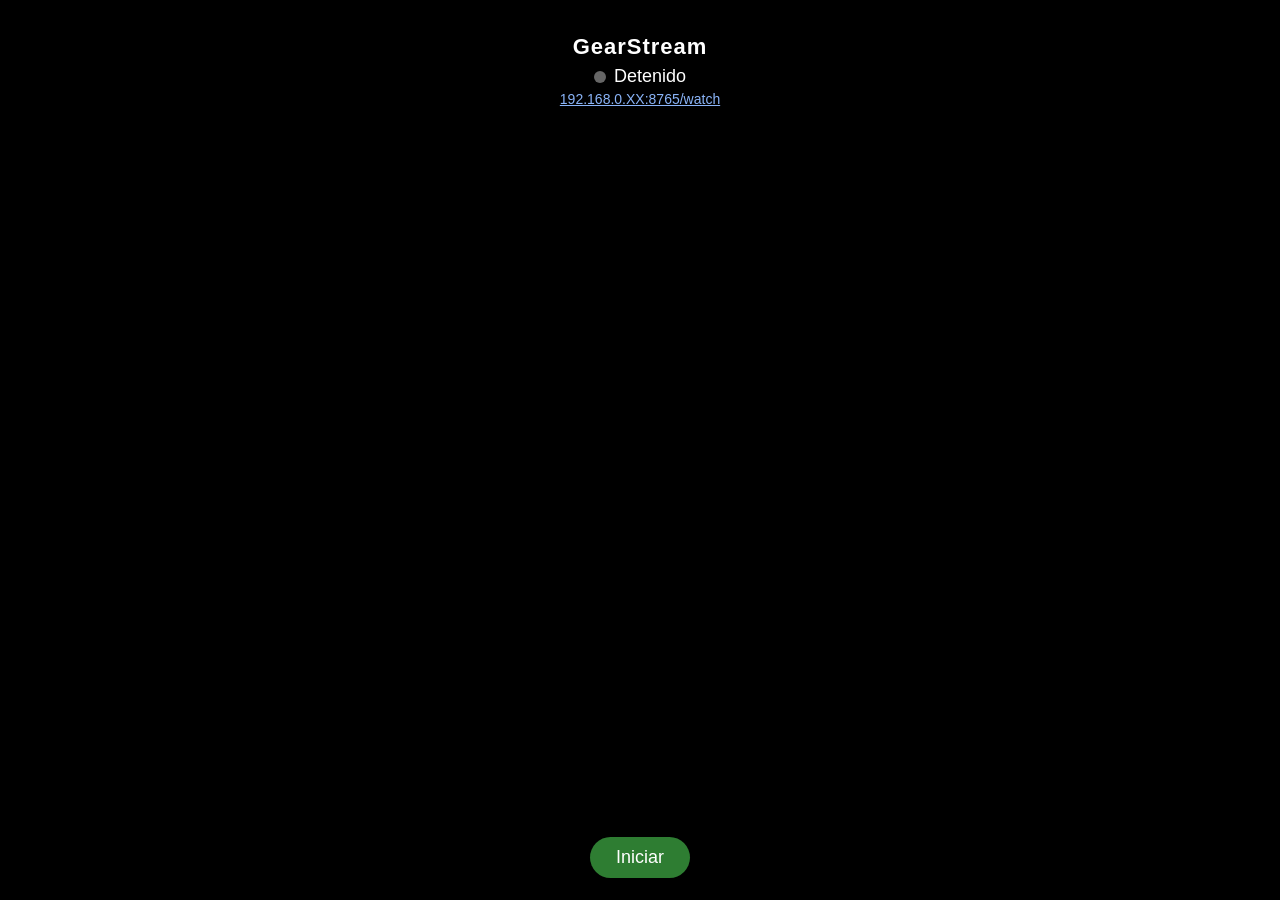
<file: watch-app/index.html>
<!DOCTYPE html>
<html>
<head>
  <meta charset="utf-8">
  <meta name="viewport" content="width=device-width, user-scalable=no">
  <title>GearStream</title>
  <link rel="stylesheet" href="css/style.css">
</head>
<body>
  <div id="main" class="stopped">
    <div id="title">GearStream</div>
    <div id="conn"><span id="dot"></span><span id="connText">Detenido</span></div>
    <div id="url"></div>
    <div id="stats"></div>
    <ul id="list"></ul>
    <button id="toggle">Iniciar</button>
  </div>

  <div id="settings" hidden>
    <div class="label">Servidor</div>
    <input id="urlInput" type="text" autocapitalize="off" autocorrect="off" spellcheck="false">
    <div class="row">
      <button id="cancel">Cancelar</button>
      <button id="save">Guardar</button>
    </div>
  </div>

  <script src="js/config.js"></script>
  <script src="js/main.js"></script>
</body>
</html>
</file>
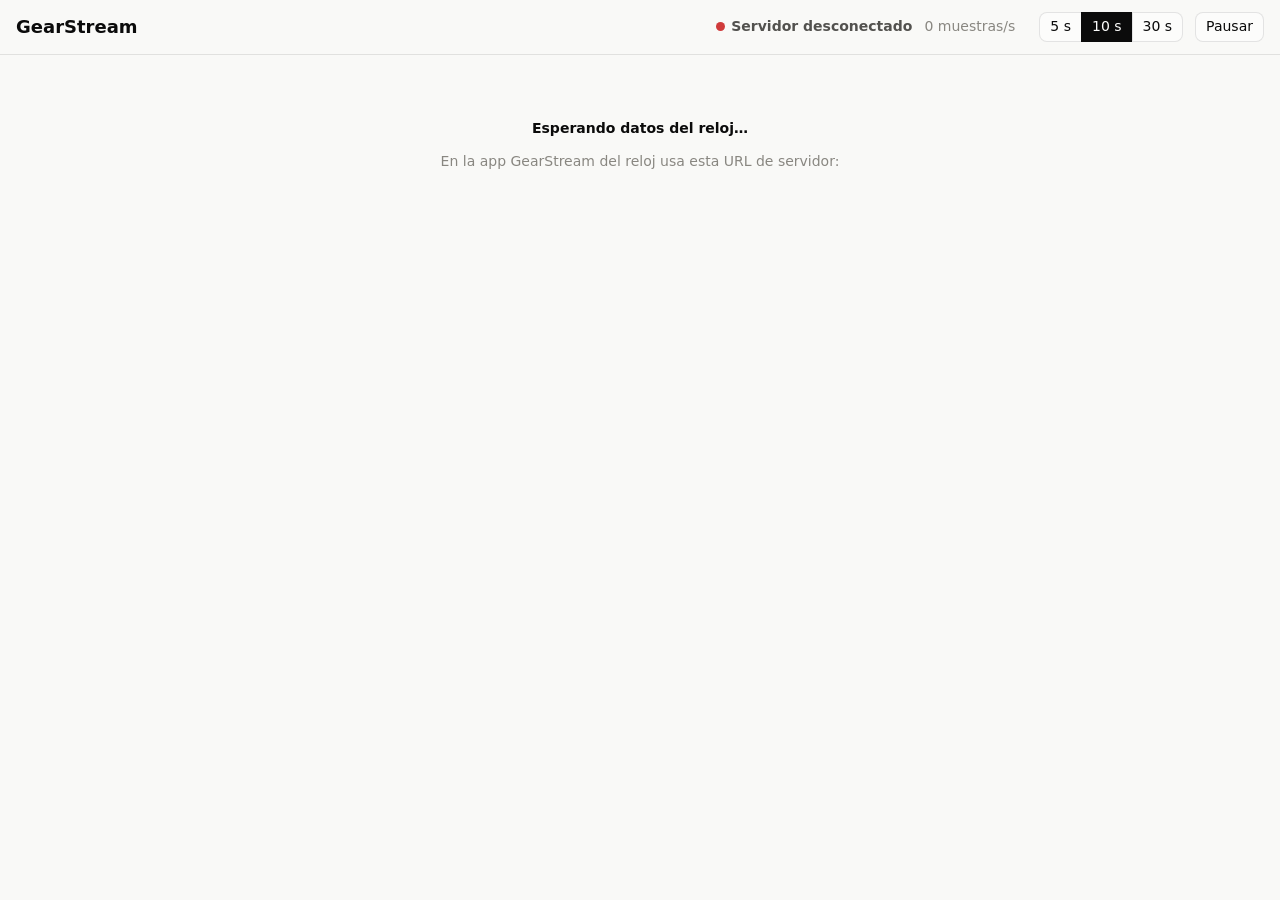
<file: server/web/index.html>
<!DOCTYPE html>
<html lang="es">
<head>
  <meta charset="utf-8">
  <meta name="viewport" content="width=device-width, initial-scale=1">
  <title>GearStream</title>
  <link rel="stylesheet" href="style.css">
</head>
<body>
  <header class="top">
    <div class="brand">
      <h1>GearStream</h1>
      <span id="device" class="muted"></span>
    </div>
    <div class="controls">
      <span id="conn" class="pill"></span>
      <span id="total" class="muted num"></span>
      <span id="lag" class="muted num" title="retraso: desde que el reloj generó la muestra más reciente hasta verla aquí (anclado a la entrega más rápida vista). desde el puente: solo el tramo puente → servidor → navegador, exacto si el navegador corre en el mismo equipo que el puente. ráfaga máx: mayor pausa entre lotes en el último segundo y el lote más grande."></span>
      <div class="seg" role="group" aria-label="Ventana de tiempo">
        <button data-win="5">5 s</button>
        <button data-win="10" aria-pressed="true">10 s</button>
        <button data-win="30">30 s</button>
      </div>
      <button id="pause" title="Barra espaciadora">Pausar</button>
    </div>
  </header>

  <main>
    <div id="empty" class="empty">
      <p><strong>Esperando datos del reloj…</strong></p>
      <p class="muted">En la app GearStream del reloj usa esta URL de servidor:</p>
      <ul id="urls"></ul>
    </div>
    <section id="grid" class="grid"></section>
    <section id="unavailable" class="unavailable" hidden>
      <h2>No disponibles en este reloj</h2>
      <ul id="unavailableList"></ul>
    </section>
  </main>

  <script src="app.js"></script>
</body>
</html>
</file>
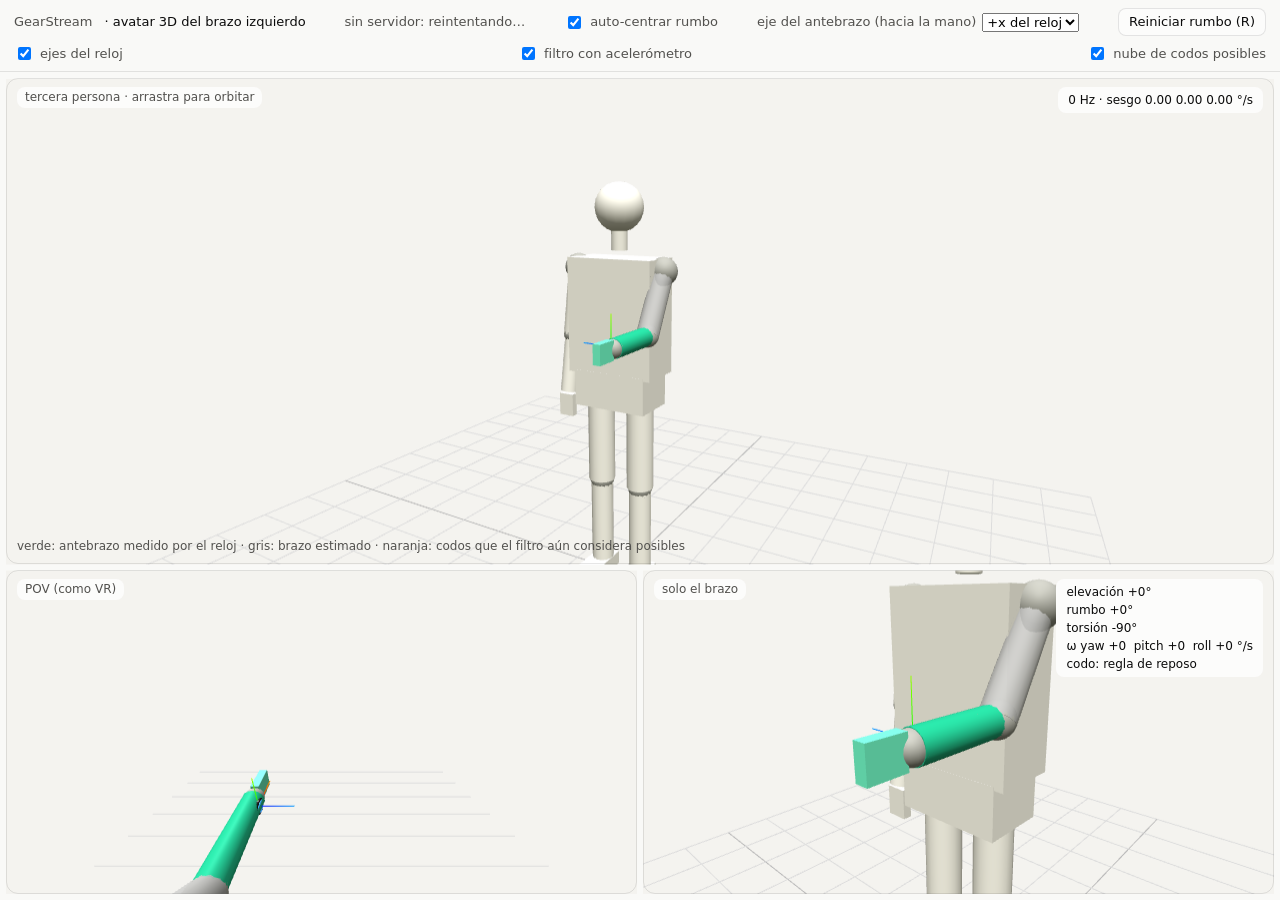
<file: server/web/avatar.html>
<!DOCTYPE html>
<html lang="es">
<head>
  <meta charset="utf-8">
  <meta name="viewport" content="width=device-width, initial-scale=1">
  <title>GearStream · avatar</title>
  <link rel="stylesheet" href="style.css">
  <style>
    html, body { height: 100%; margin: 0; overflow: hidden; }
    body { display: flex; flex-direction: column; }
    header.top { flex: none; display: flex; flex-wrap: wrap; align-items: center; gap: 8px 14px; padding: 8px 14px; border-bottom: 1px solid var(--border); font-size: 13px; }
    header.top .brand a { color: var(--text-secondary); text-decoration: none; }
    header.top label { display: inline-flex; align-items: center; gap: 6px; color: var(--text-secondary); }
    header.top select, header.top button { font: inherit; }
    #estado { color: var(--text-secondary); }
    #views { flex: 1; position: relative; min-height: 0; display: grid; grid-template-columns: 1fr 1fr; grid-template-rows: 3fr 2fr; gap: 6px; padding: 6px; }
    #gl { position: absolute; inset: 0; z-index: 0; pointer-events: none; }
    .view { position: relative; border: 1px solid var(--border); border-radius: 12px; overflow: hidden; z-index: 1; }
    .view.orbit { grid-column: 1 / 3; cursor: grab; }
    .view .tag { position: absolute; left: 10px; top: 8px; font-size: 12px; color: var(--text-secondary); background: var(--surface-1); padding: 2px 8px; border-radius: 8px; pointer-events: none; }
    .view .num { position: absolute; right: 10px; top: 8px; font-size: 12px; line-height: 1.5; color: var(--text-primary); background: var(--surface-1); padding: 4px 10px; border-radius: 8px; pointer-events: none; white-space: pre; font-variant-numeric: tabular-nums; }
    .hint { position: absolute; left: 10px; bottom: 8px; font-size: 12px; color: var(--text-secondary); pointer-events: none; }
    @media (max-width: 700px) { #views { grid-template-columns: 1fr; grid-template-rows: 2fr 1fr 1fr; } .view.orbit { grid-column: 1; } }
  </style>
</head>
<body>
  <header class="top">
    <span class="brand"><a href="/">GearStream</a> · avatar 3D del brazo izquierdo</span>
    <span id="estado">conectando…</span>
    <label><input type="checkbox" id="autoCenter" checked> auto-centrar rumbo</label>
    <label>eje del antebrazo (hacia la mano) <select id="forearmAxis"><option value="+x">+x del reloj</option><option value="-x">−x del reloj</option><option value="+y">+y del reloj</option><option value="-y">−y del reloj</option></select></label>
    <button id="reset" title="tecla R">Reiniciar rumbo (R)</button>
    <label><input type="checkbox" id="showAxes" checked> ejes del reloj</label>
    <label title="estima el codo con la aceleración del reloj y los límites del brazo"><input type="checkbox" id="filterOn" checked> filtro con acelerómetro</label>
    <label><input type="checkbox" id="showCloud" checked> nube de codos posibles</label>
  </header>
  <div id="views">
    <canvas id="gl"></canvas>
    <div class="view orbit" id="vOrbit"><span class="tag">tercera persona · arrastra para orbitar</span><span class="num" id="numOrbit"></span><span class="hint">verde: antebrazo medido por el reloj · gris: brazo estimado · naranja: codos que el filtro aún considera posibles</span></div>
    <div class="view" id="vPov"><span class="tag">POV (como VR)</span></div>
    <div class="view" id="vArm"><span class="tag">solo el brazo</span><span class="num" id="numArm"></span></div>
  </div>
  <script src="vendor/three.min.js"></script>
  <script src="vendor/OrbitControls.js"></script>
  <script src="wrist.js"></script>
  <script src="armfilter.js"></script>
  <script src="avatar.js"></script>
</body>
</html>
</file>
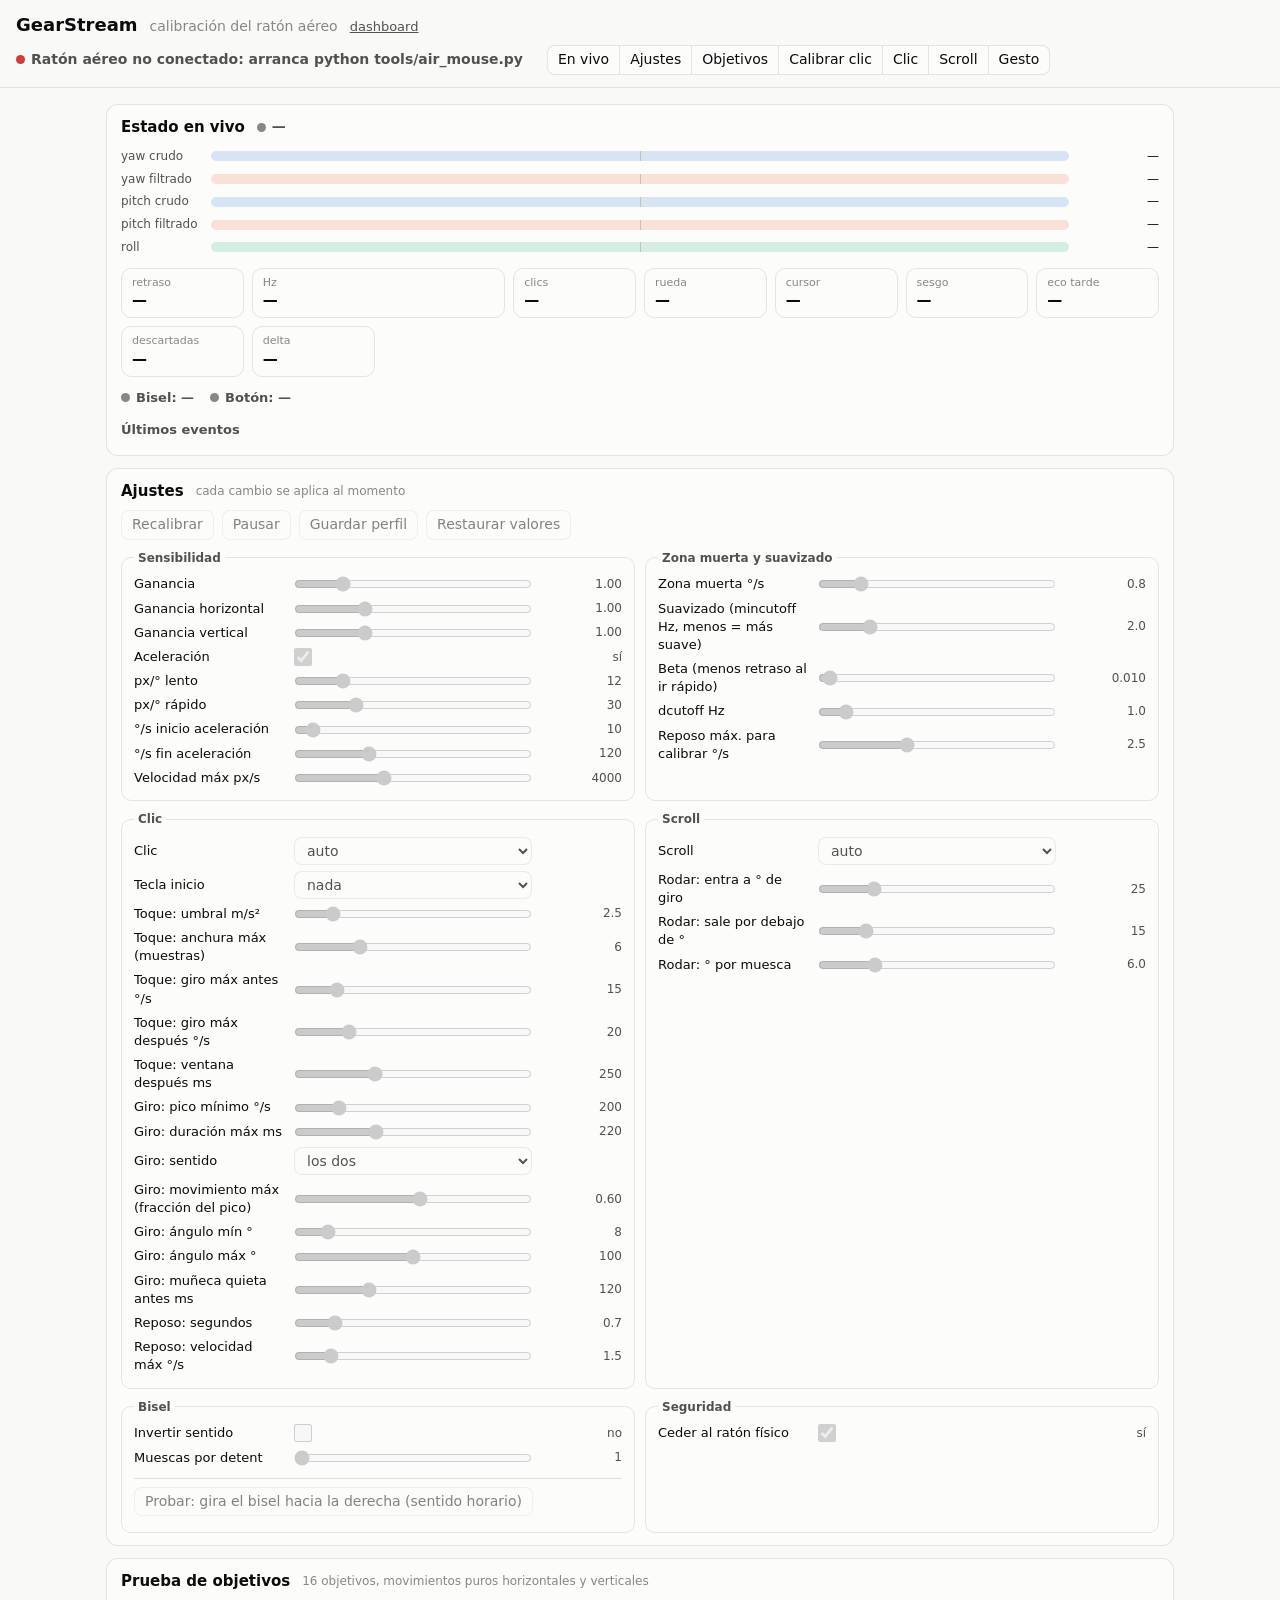
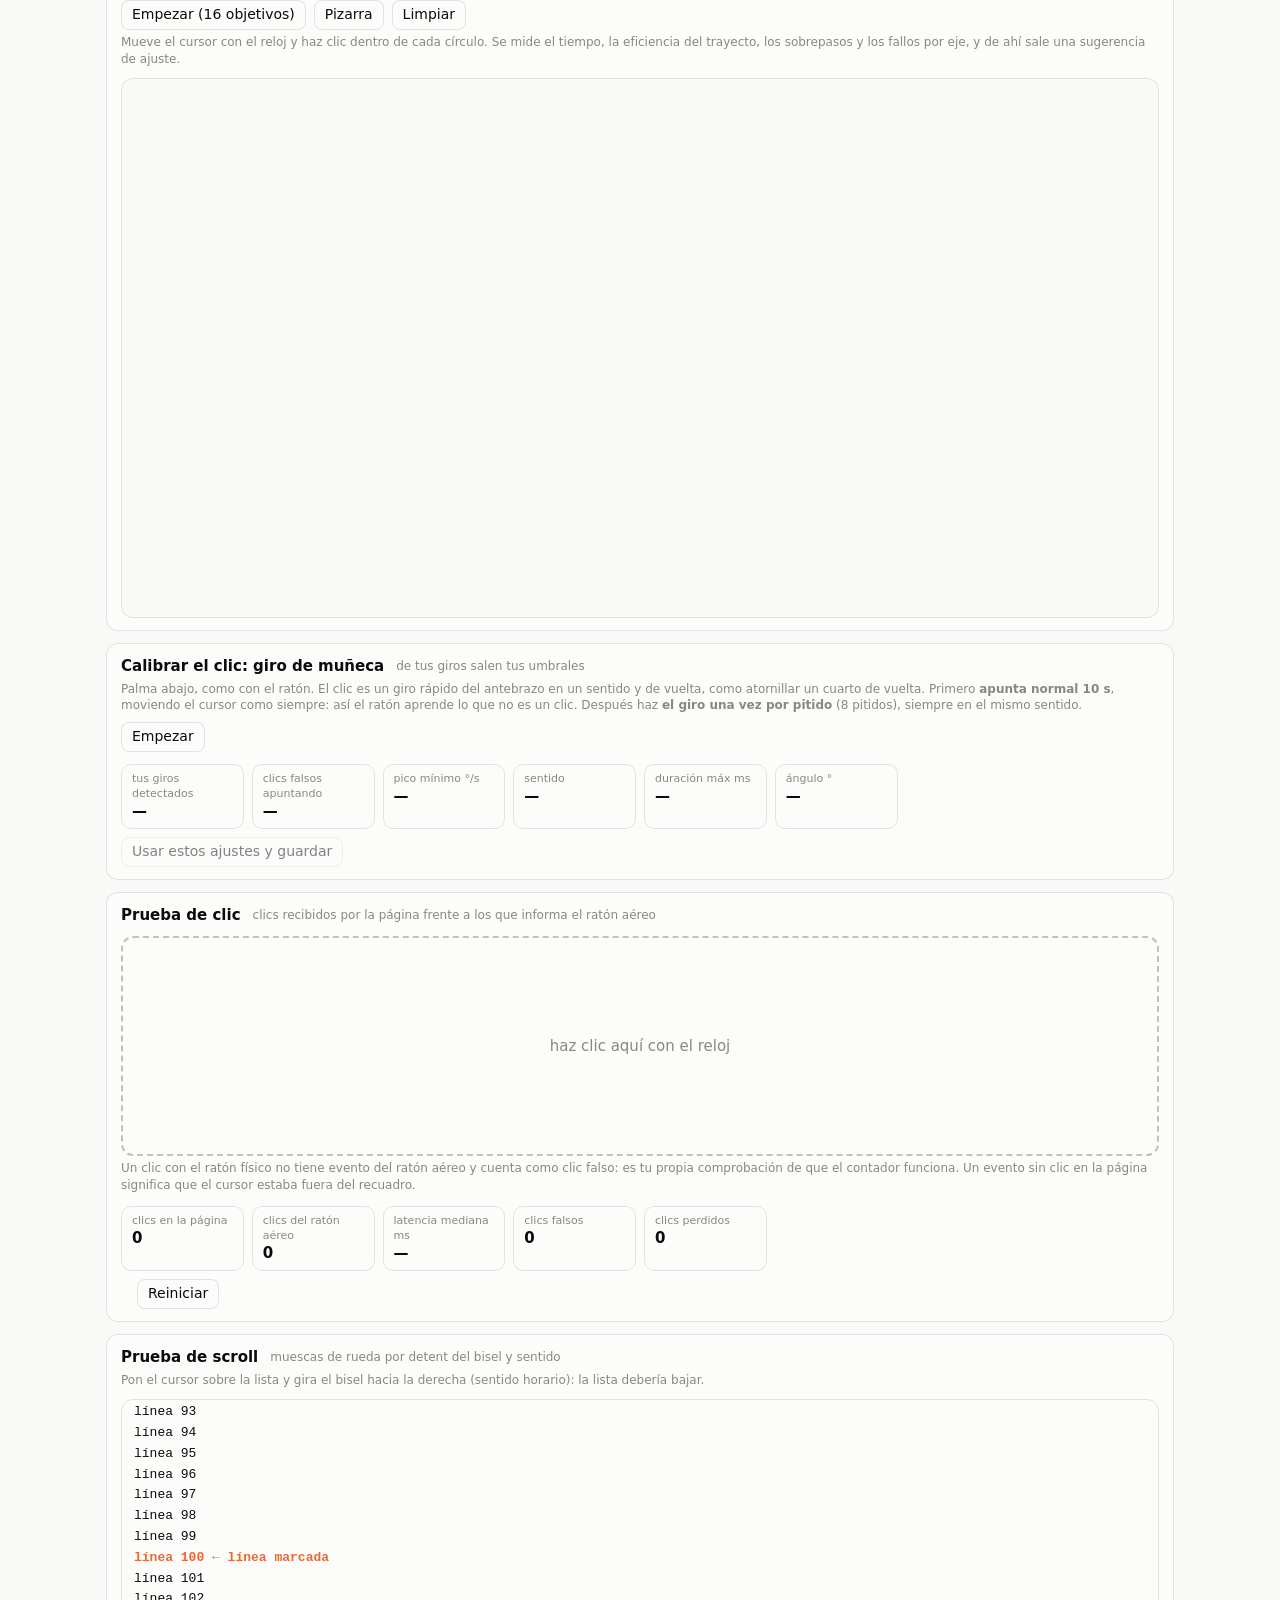
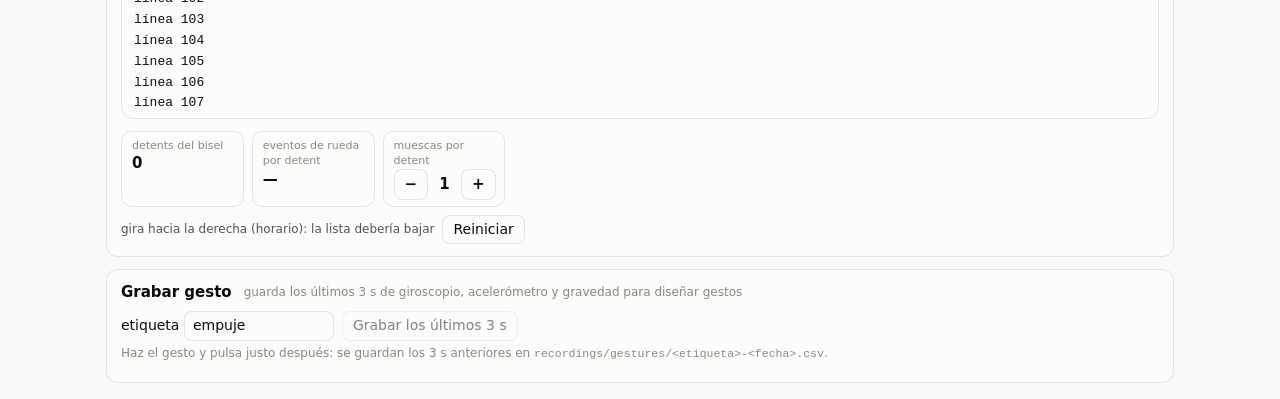
<file: server/web/calibrate.html>
<!DOCTYPE html>
<html lang="es">
<head>
  <meta charset="utf-8">
  <meta name="viewport" content="width=device-width, initial-scale=1">
  <title>GearStream · calibración</title>
  <link rel="stylesheet" href="style.css">
  <style>
    /* Page-specific styles. Colours come only from the tokens in style.css, so light/dark follow its media query. */
    main { max-width: 1100px; margin: 0 auto; display: grid; gap: 12px; }
    section.card { scroll-margin-top: calc(var(--top-h, 72px) + 8px); }
    section.card > header { flex-wrap: wrap; align-items: center; gap: 8px 12px; }
    section.card h3 { margin: 14px 0 4px; font-size: 13px; color: var(--text-secondary); }
    .hint { color: var(--muted); font-size: 12px; margin: 4px 0 0; }
    .hint code, .msg code { font-family: ui-monospace, Consolas, monospace; font-size: 11.5px; }
    .needsCursor { margin: 8px 0 0; padding: 6px 10px; border: 1px solid var(--border); border-radius: 8px; color: var(--text-secondary); font-size: 12px; }
    .row { display: flex; flex-wrap: wrap; align-items: center; gap: 8px; margin-top: 8px; }
    .row .muted { font-size: 12px; }
    .pill.warning::before { background: var(--warning); }
    .msg { font-size: 12px; min-height: 1.4em; color: var(--text-secondary); }
    .msg.critical { color: var(--critical); }
    .msg.good { color: var(--good); }
    .brand a { color: var(--text-secondary); font-size: 13px; }
    .seg a { white-space: nowrap; font: inherit; color: var(--text-primary); background: var(--surface-1); border: 1px solid var(--border); padding: 4px 10px; margin-left: -1px; text-decoration: none; }
    .seg a:first-child { border-radius: 8px 0 0 8px; margin-left: 0; }
    .seg a:last-child { border-radius: 0 8px 8px 0; }
    button:disabled { opacity: 0.5; cursor: default; }
    input[type="range"], input[type="checkbox"] { accent-color: var(--series-1); }
    select, input[type="text"] { font: inherit; color: var(--text-primary); background: var(--surface-1); border: 1px solid var(--border); border-radius: 8px; padding: 4px 8px; min-width: 0; }

    /* 1. Estado en vivo */
    .meters { display: grid; grid-template-columns: 9ch 1fr 9ch; gap: 6px 10px; align-items: center; margin-top: 10px; }
    .meters .lab { font-size: 12px; color: var(--text-secondary); }
    .meters .track { position: relative; height: 10px; border-radius: 5px; overflow: hidden;
                     background: color-mix(in srgb, var(--c) 18%, var(--surface-1)); }
    .meters .track::after { content: ''; position: absolute; left: 50%; top: 0; bottom: 0; width: 1px; background: var(--axis); }
    .meters .fill { position: absolute; top: 0; bottom: 0; left: 50%; width: 0; background: var(--c); }
    .meters .val { font-size: 12px; text-align: right; }
    .tiles { display: grid; grid-template-columns: repeat(auto-fill, minmax(118px, 1fr)); gap: 8px; margin-top: 12px; }
    .tile { border: 1px solid var(--border); border-radius: 10px; padding: 6px 10px; min-width: 0; }
    .tile .lab { display: block; font-size: 11px; color: var(--muted); }
    .tile .val { display: block; font-size: 15px; font-weight: 600; overflow: hidden; text-overflow: ellipsis; white-space: nowrap; }
    .tile.wide { grid-column: span 2; }
    .pills { display: flex; flex-wrap: wrap; gap: 6px 16px; margin-top: 12px; font-size: 13px; }
    .log { list-style: none; margin: 4px 0 0; padding: 0; max-height: 220px; overflow: auto; font-family: ui-monospace, Consolas, monospace; font-size: 12px; }
    .log li { padding: 1px 0; border-bottom: 1px solid var(--grid); overflow-wrap: anywhere; }
    .log li .t { color: var(--muted); margin-right: 6px; }
    .log li .k { color: var(--text-secondary); margin-right: 6px; }

    /* 2. Ajustes */
    .groups { display: grid; grid-template-columns: repeat(auto-fit, minmax(min(440px, 100%), 1fr)); gap: 10px; margin-top: 10px; }
    fieldset.grp { border: 1px solid var(--border); border-radius: 10px; padding: 6px 12px 10px; margin: 0; min-width: 0; }
    fieldset.grp legend { font-size: 12px; font-weight: 600; color: var(--text-secondary); padding: 0 4px; }
    .ctl { display: grid; grid-template-columns: minmax(150px, 1fr) minmax(0, 1.6fr) 9ch; gap: 4px 10px; align-items: center; padding: 3px 0; }
    .ctl > span { font-size: 13px; overflow-wrap: anywhere; }
    .ctl output { font-size: 12px; text-align: right; color: var(--text-secondary); }
    .ctl.pending > span::after { content: ' …'; color: var(--muted); }
    .ctl input[type="range"] { width: 100%; margin: 0; }
    .ctl input[type="checkbox"] { justify-self: start; width: 18px; height: 18px; margin: 0; }
    @media (max-width: 600px) {
      .ctl { grid-template-columns: minmax(0, 1fr) 9ch; }
      .ctl > span { grid-column: 1 / -1; }
    }
    #bezelTestBox { margin-top: 8px; padding-top: 8px; border-top: 1px solid var(--grid); }
    #bezelResult { font-size: 12px; margin-top: 6px; white-space: pre-line; }

    /* 3. Prueba de objetivos */
    #arena { position: relative; height: clamp(360px, 60vh, 720px); border: 1px solid var(--border); border-radius: 12px;
             overflow: hidden; touch-action: none; margin-top: 10px; background: var(--page); user-select: none; }
    #board { position: absolute; inset: 0; width: 100%; height: 100%; display: block; }
    .target { position: absolute; padding: 0; border: 2px solid var(--surface-1); border-radius: 50%; background: var(--series-1);
              color: #fff; font-size: 11px; font-weight: 600; display: flex; align-items: center; justify-content: center;
              box-shadow: 0 1px 4px rgba(0, 0, 0, 0.25); line-height: 1.1; text-align: center; }
    .target.start { background: var(--text-primary); color: var(--surface-1); width: 56px; height: 56px; font-size: 10px; }
    #arena.boarding .target { display: none; }
    .tscroll { overflow-x: auto; margin-top: 10px; }
    .tbl { width: 100%; border-collapse: collapse; font-size: 12px; white-space: nowrap; }
    .tbl th, .tbl td { padding: 3px 6px; text-align: right; border-bottom: 1px solid var(--grid); }
    .tbl th { color: var(--muted); font-weight: 500; }
    .tbl th:nth-child(-n+2), .tbl td:nth-child(-n+2) { text-align: left; }
    .tbl tr.agg td { font-weight: 600; border-top: 1px solid var(--axis); }
    .chart { position: relative; margin-top: 12px; }
    .bars { display: grid; grid-template-columns: 3ch 1fr; gap: 2px 8px; align-items: center; }
    .bars .blab { font-size: 11px; color: var(--muted); text-align: right; }
    .bars .btrack { position: relative; height: 12px; display: flex; align-items: center; }
    .bars .bar { height: 10px; border-radius: 0 4px 4px 0; min-width: 2px; cursor: default; }
    .bars .bar:hover { box-shadow: 0 0 0 2px var(--surface-1), 0 0 0 3px var(--axis); }
    .bars .baxis { grid-column: 2; border-top: 1px solid var(--axis); display: flex; justify-content: space-between; font-size: 11px; color: var(--muted); padding-top: 2px; }
    .bars .btitle { grid-column: 1 / -1; font-size: 11px; color: var(--muted); }
    #suggestion { list-style: none; margin: 8px 0 0; padding: 0; display: grid; gap: 6px; }
    #suggestion li { display: flex; flex-wrap: wrap; align-items: center; gap: 6px 10px; font-size: 13px; }
    #suggestion li:first-child { font-weight: 600; }
    #suggestion li .val { font-family: ui-monospace, Consolas, monospace; font-size: 12px; color: var(--text-secondary); }

    /* 4. Prueba de clic */
    #clickPad { min-height: 220px; margin-top: 10px; border: 2px dashed var(--axis); border-radius: 12px; display: flex;
                align-items: center; justify-content: center; color: var(--muted); font-size: 15px; user-select: none; cursor: crosshair; }
    #clickPad:active { border-color: var(--series-1); }

    /* 5. Prueba de scroll */
    #scrollPanel { height: 320px; overflow: auto; margin-top: 10px; border: 1px solid var(--border); border-radius: 12px; padding: 6px 12px;
                   font-family: ui-monospace, Consolas, monospace; font-size: 13px; line-height: 1.6; }
    #scrollPanel .mark { color: var(--series-2); font-weight: 600; }
    #notchesCtl { display: inline-flex; align-items: center; gap: 6px; }
    #notchesCtl b { min-width: 2ch; text-align: center; }

    /* 6. Grabar gesto */
    #gestureList { list-style: none; margin: 8px 0 0; padding: 0; font-size: 12px; font-variant-numeric: tabular-nums; }
    #gestureList li { padding: 2px 0; border-bottom: 1px solid var(--grid); overflow-wrap: anywhere; }
  </style>
</head>
<body>
  <header class="top">
    <div class="brand">
      <h1>GearStream</h1>
      <span class="muted">calibración del ratón aéreo</span>
      <a href="/">dashboard</a>
    </div>
    <div class="controls">
      <span id="amConn" class="pill"></span>
      <span id="amEstado" class="muted"></span>
      <nav class="seg" aria-label="Secciones">
        <a href="#vivo">En vivo</a><a href="#ajustes">Ajustes</a><a href="#objetivos">Objetivos</a><a href="#clicCal">Calibrar clic</a><a href="#clic">Clic</a><a href="#scroll">Scroll</a><a href="#gesto">Gesto</a>
      </nav>
    </div>
  </header>

  <main>
    <!-- 1 -->
    <section id="vivo" class="card">
      <header>
        <h2>Estado en vivo</h2>
        <span id="estadoPill" class="pill"></span>
        <span id="stateHz" class="hz"></span>
      </header>
      <div id="meters" class="meters"></div>
      <div id="tiles" class="tiles"></div>
      <div class="pills">
        <span id="inBezel" class="pill"></span>
        <span id="inButton" class="pill"></span>
        <span id="modos" class="muted"></span>
      </div>
      <h3>Últimos eventos</h3>
      <ol id="log" class="log"></ol>
    </section>

    <!-- 2 -->
    <section id="ajustes" class="card">
      <header>
        <h2>Ajustes</h2>
        <span class="sub">cada cambio se aplica al momento</span>
        <span id="profile" class="hz"></span>
      </header>
      <div class="row">
        <button id="btnRecal">Recalibrar</button>
        <button id="btnPause">Pausar</button>
        <button id="btnSave">Guardar perfil</button>
        <button id="btnReset">Restaurar valores</button>
        <span id="ajustesMsg" class="msg"></span>
      </div>
      <div id="ajustesGroups" class="groups"></div>
      <div id="bezelTestBox">
        <button id="bezelTest">Probar: gira el bisel hacia la derecha (sentido horario)</button>
        <button id="bezelFlip" hidden>Invertir bisel</button>
        <div id="bezelResult" class="muted"></div>
      </div>
    </section>

    <!-- 3 -->
    <section id="objetivos" class="card">
      <header>
        <h2>Prueba de objetivos</h2>
        <span class="sub">16 objetivos, movimientos puros horizontales y verticales</span>
      </header>
      <p class="needsCursor" hidden>esta prueba necesita el cursor de Windows: ábrela en la laptop</p>
      <div class="row">
        <button id="targetStart">Empezar (16 objetivos)</button>
        <button id="boardToggle" aria-pressed="false">Pizarra</button>
        <button id="boardClear">Limpiar</button>
        <span id="targetProgress" class="muted"></span>
        <span id="boardStats" class="muted num"></span>
      </div>
      <p class="hint">Mueve el cursor con el reloj y haz clic dentro de cada círculo. Se mide el tiempo, la eficiencia del trayecto, los sobrepasos y los fallos por eje, y de ahí sale una sugerencia de ajuste.</p>
      <div id="arena">
        <canvas id="board"></canvas>
      </div>
      <div id="targetResults" hidden>
        <div class="tscroll"><table id="targetTable" class="tbl"></table></div>
        <div id="targetChart" class="chart"></div>
        <h3>Sugerencia</h3>
        <ul id="suggestion"></ul>
      </div>
    </section>

    <!-- 4 -->
    <section id="clicCal" class="card">
      <header>
        <h2>Calibrar el clic: giro de muñeca</h2>
        <span class="sub">de tus giros salen tus umbrales</span>
      </header>
      <p class="hint">Palma abajo, como con el ratón. El clic es un giro rápido del antebrazo en un sentido y de vuelta, como
        atornillar un cuarto de vuelta. Primero <b>apunta normal 10 s</b>, moviendo el cursor como siempre: así el ratón
        aprende lo que no es un clic. Después haz <b>el giro una vez por pitido</b> (8 pitidos), siempre en el mismo sentido.</p>
      <div class="row">
        <button id="ccStart">Empezar</button>
        <span id="ccPhase" class="msg"></span>
      </div>
      <div id="ccChart" class="chart"></div>
      <div class="tiles">
        <div class="tile"><span class="lab">tus giros detectados</span><span id="ccDetected" class="val num">—</span></div>
        <div class="tile"><span class="lab">clics falsos apuntando</span><span id="ccFalse" class="val num">—</span></div>
        <div class="tile"><span class="lab">pico mínimo °/s</span><span id="ccThr" class="val num">—</span></div>
        <div class="tile"><span class="lab">sentido</span><span id="ccDir" class="val">—</span></div>
        <div class="tile"><span class="lab">duración máx ms</span><span id="ccMs" class="val num">—</span></div>
        <div class="tile"><span class="lab">ángulo °</span><span id="ccDeg" class="val num">—</span></div>
      </div>
      <ul id="ccWarn" class="hint"></ul>
      <div class="row">
        <button id="ccApply" disabled>Usar estos ajustes y guardar</button>
        <span id="ccMsg" class="msg"></span>
      </div>
    </section>

    <section id="clic" class="card">
      <header>
        <h2>Prueba de clic</h2>
        <span class="sub">clics recibidos por la página frente a los que informa el ratón aéreo</span>
      </header>
      <p class="needsCursor" hidden>esta prueba necesita el cursor de Windows: ábrela en la laptop</p>
      <div id="clickPad">haz clic aquí con el reloj</div>
      <p class="hint">Un clic con el ratón físico no tiene evento del ratón aéreo y cuenta como clic falso: es tu propia comprobación de que el contador funciona. Un evento sin clic en la página significa que el cursor estaba fuera del recuadro.</p>
      <div class="tiles">
        <div class="tile"><span class="lab">clics en la página</span><span id="pageClicks" class="val num">0</span></div>
        <div class="tile"><span class="lab">clics del ratón aéreo</span><span id="amClicks" class="val num">0</span></div>
        <div class="tile"><span class="lab">latencia mediana ms</span><span id="clickLatency" class="val num">—</span></div>
        <div class="tile"><span class="lab">clics falsos</span><span id="falseClicks" class="val num">0</span></div>
        <div class="tile"><span class="lab">clics perdidos</span><span id="lostClicks" class="val num">0</span></div>
      </div>
      <div class="row">
        <span id="tapStats" class="muted num"></span>
        <span id="heldStats" class="muted num"></span>
        <button id="clickReset">Reiniciar</button>
      </div>
    </section>

    <!-- 5 -->
    <section id="scroll" class="card">
      <header>
        <h2>Prueba de scroll</h2>
        <span class="sub">muescas de rueda por detent del bisel y sentido</span>
      </header>
      <p class="needsCursor" hidden>esta prueba necesita el cursor de Windows: ábrela en la laptop</p>
      <p class="hint">Pon el cursor sobre la lista y gira el bisel hacia la derecha (sentido horario): la lista debería bajar.</p>
      <div id="scrollPanel"></div>
      <div class="tiles">
        <div class="tile"><span class="lab">detents del bisel</span><span id="detents" class="val num">0</span></div>
        <div class="tile"><span class="lab">eventos de rueda por detent</span><span id="notchesPerDetent" class="val num">—</span></div>
        <div class="tile"><span class="lab">muescas por detent</span><span id="notchesCtl" class="val"><button id="notchesMinus" title="menos">−</button><b class="num">1</b><button id="notchesPlus" title="más">+</button></span></div>
      </div>
      <div class="row">
        <span id="scrollDir" class="msg"></span>
        <button id="scrollFlip" hidden>Invertir bisel</button>
        <button id="scrollReset">Reiniciar</button>
      </div>
    </section>

    <!-- 6 -->
    <section id="gesto" class="card">
      <header>
        <h2>Grabar gesto</h2>
        <span class="sub">guarda los últimos 3 s de giroscopio, acelerómetro y gravedad para diseñar gestos</span>
      </header>
      <div class="row">
        <label>etiqueta <input id="gestureLabel" type="text" value="empuje" pattern="[A-Za-z0-9_\-]{1,32}" maxlength="32" size="14"></label>
        <button id="gestureRecord">Grabar los últimos 3 s</button>
        <span id="gestoMsg" class="msg"></span>
      </div>
      <p class="hint">Haz el gesto y pulsa justo después: se guardan los 3 s anteriores en <code>recordings/gestures/&lt;etiqueta&gt;-&lt;fecha&gt;.csv</code>.</p>
      <ul id="gestureList"></ul>
    </section>
  </main>

  <script src="clickcal.js"></script>
  <script src="calibrate.js"></script>
</body>
</html>
</file>
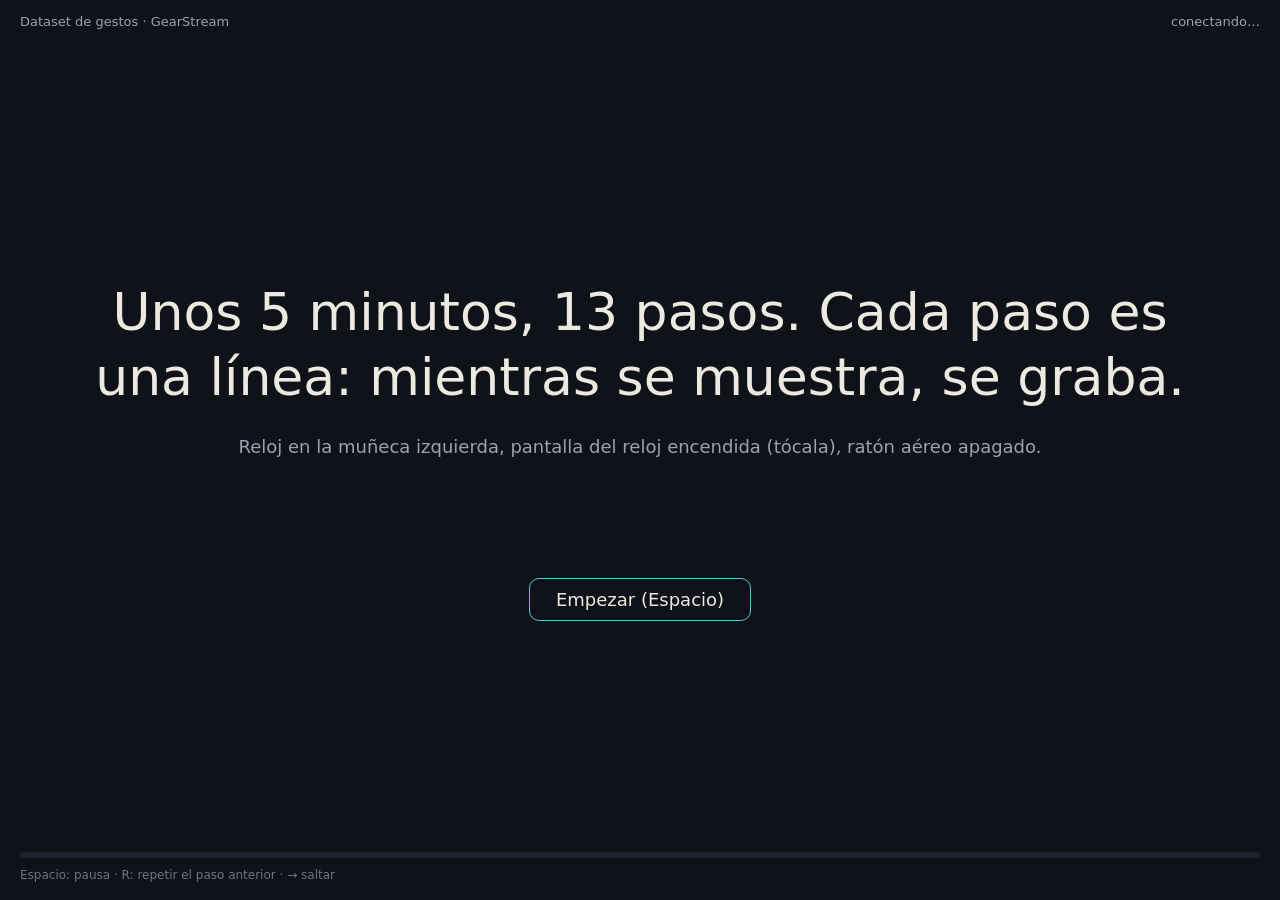
<file: server/web/dataset.html>
<!DOCTYPE html>
<html lang="es">
<head>
  <meta charset="utf-8">
  <meta name="viewport" content="width=device-width, initial-scale=1">
  <title>Dataset de gestos</title>
  <style>
    html, body { height: 100%; margin: 0; background: #0f1218; color: #ece9e1; font-family: system-ui, sans-serif; }
    body { display: grid; grid-template-rows: auto 1fr auto; }
    header { display: flex; justify-content: space-between; padding: 14px 20px; font-size: 13px; color: #9aa3b2; }
    #rates b { color: #ece9e1; font-weight: 500; }
    #rates.warn b { color: #f0997b; }
    main { display: grid; place-items: center; text-align: center; padding: 0 24px; }
    #step { font-size: 14px; color: #9aa3b2; letter-spacing: 0.04em; margin-bottom: 18px; }
    #line { font-size: clamp(26px, 4.2vw, 52px); line-height: 1.25; max-width: 1100px; font-weight: 500; transition: color 0.2s; }
    #line.prep { color: #6c7686; }
    #state { margin-top: 26px; font-size: 18px; color: #9aa3b2; min-height: 1.6em; }
    #state .rec { color: #ff6b6b; }
    #now { margin-top: 10px; font-size: 64px; font-weight: 700; color: #ffd166; opacity: 0; transition: opacity 0.12s; min-height: 80px; }
    #metro { position: relative; width: 26px; height: 220px; margin: 18px auto 0; border-radius: 13px; background: #1c2230; display: none; }
    #ball { position: absolute; left: 1px; width: 24px; height: 24px; border-radius: 50%; background: #58c4dd; }
    footer { padding: 12px 20px 18px; }
    #bar { height: 6px; background: #1c2230; border-radius: 3px; overflow: hidden; }
    #fill { height: 100%; width: 0; background: #58c4dd; }
    #keys { margin-top: 10px; font-size: 12px; color: #6c7686; display: flex; justify-content: space-between; gap: 12px; flex-wrap: wrap; }
    #saved { color: #5dcaa5; }
    button { font: inherit; font-size: 18px; padding: 10px 26px; border-radius: 10px; border: 1px solid #58c4dd; background: transparent; color: #ece9e1; cursor: pointer; margin-top: 24px; }
    #demowrap { display: none; position: relative; width: min(84vw, 620px); margin: 0 auto 16px; }
    #demo { display: block; width: 100%; aspect-ratio: 16 / 10; border-radius: 10px; border: 1px solid #1c2230; }
    #demowrap #metro { position: absolute; right: -44px; top: 50%; margin: -110px 0 0; }   /* con muñeco, la bolita va a su lado */
  </style>
</head>
<body>
  <header><span id="title">Dataset de gestos · GearStream</span><span id="rates">conectando…</span></header>
  <main>
    <div>
      <div id="demowrap"><canvas id="demo"></canvas></div>
      <div id="step"></div>
      <div id="line">Unos 5 minutos, 13 pasos. Cada paso es una línea: mientras se muestra, se graba.</div>
      <div id="state">Reloj en la muñeca izquierda, pantalla del reloj encendida (tócala), ratón aéreo apagado.</div>
      <div id="now">¡ahora!</div>
      <div id="metro"><div id="ball"></div></div>
      <button id="start">Empezar (Espacio)</button>
    </div>
  </main>
  <footer>
    <div id="bar"><div id="fill"></div></div>
    <div id="keys"><span>Espacio: pausa · R: repetir el paso anterior · → saltar</span><span id="saved"></span></div>
  </footer>
  <script src="vendor/three.min.js"></script>
  <script>window.THREE || document.write('<script src="https://cdnjs.cloudflare.com/ajax/libs/three.js/r128/three.min.js"><\/script>');</script>
  <script src="wrist.js"></script>
  <script src="mocapmath.js"></script>
  <script src="cursodemos.js"></script>
  <script src="stickdemo.js"></script>
  <script src="dataset.js"></script>
</body>
</html>
</file>
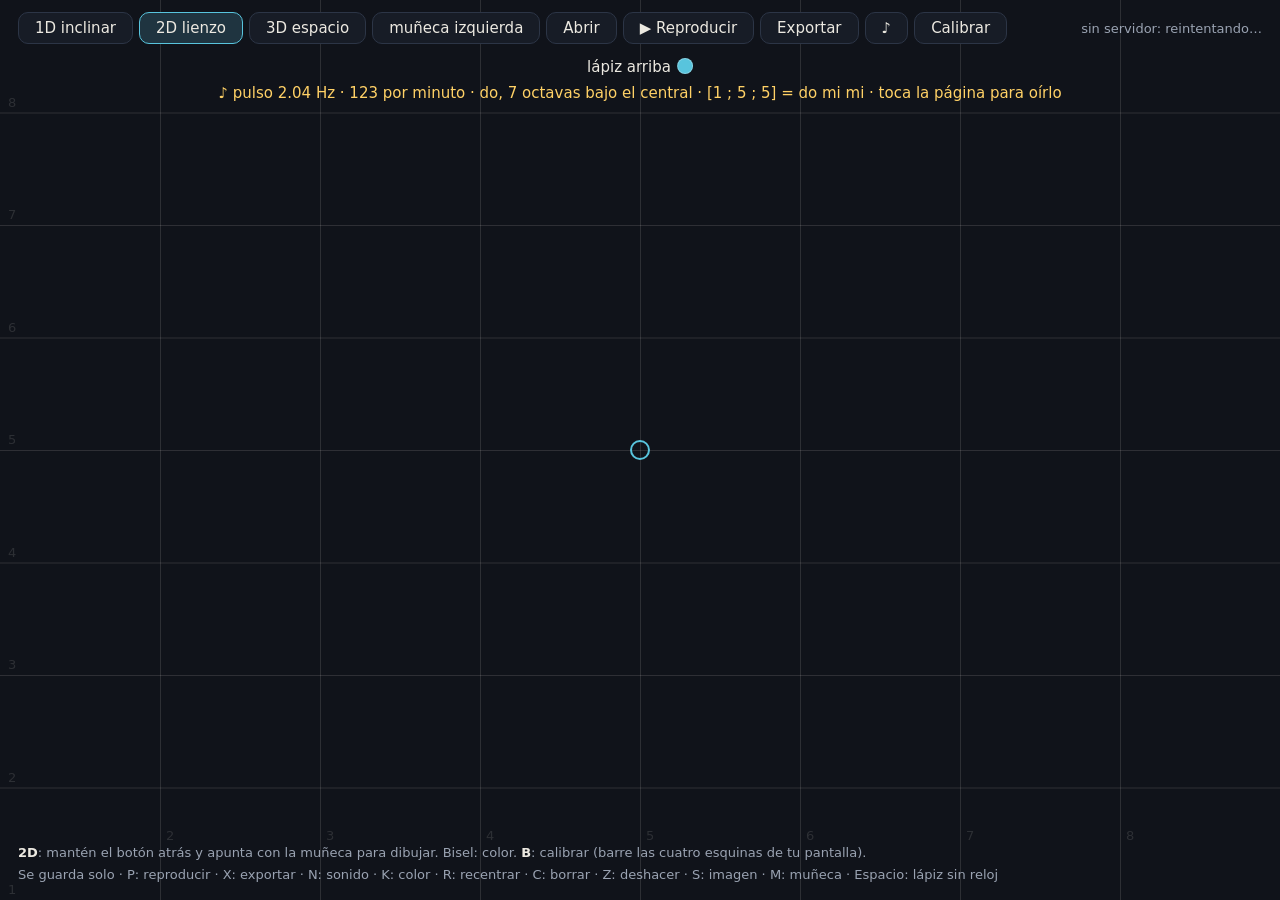
<file: server/web/dibuja.html>
<!DOCTYPE html>
<html lang="es">
<head>
  <meta charset="utf-8">
  <meta name="viewport" content="width=device-width, initial-scale=1">
  <title>Dibuja con el reloj</title>
  <style>
    html, body { height: 100%; margin: 0; background: #10131a; color: #ece9e1; font-family: system-ui, sans-serif; overflow: hidden; }
    canvas { position: fixed; inset: 0; width: 100%; height: 100%; display: block; }
    #c3 { display: none; }
    .hud { position: fixed; pointer-events: none; font-size: 13px; color: #9aa3b2; }
    #top { left: 0; right: 0; top: 0; display: flex; justify-content: space-between; align-items: center; padding: 12px 18px; pointer-events: auto; }
    #modes { display: flex; gap: 6px; flex-wrap: wrap; }
    #modes button { font: inherit; font-size: 15px; padding: 6px 16px; border-radius: 10px; border: 1px solid #2c3546; background: #171c26; color: #ece9e1; cursor: pointer; white-space: nowrap; }
    #modes button.on { border-color: #58c4dd; background: #1f3440; }
    #creative.on { border-color: #ffd166; background: #3a3220; }
    #conn { text-align: right; }
    #open { right: 18px; top: 58px; width: min(300px, calc(100vw - 36px)); max-height: 60vh; overflow-y: auto; overflow-x: hidden; box-sizing: border-box; background: #171c26f2; border: 1px solid #2c3546; border-radius: 12px;
            padding: 10px 12px; display: none; pointer-events: auto; }
    #open .row { display: flex; align-items: center; gap: 10px; padding: 3px 0; }
    #open .row button { font: inherit; color: #ece9e1; background: #10131a; border: 1px solid #2c3546; border-radius: 8px; padding: 4px 10px; cursor: pointer; }
    #open .row span { flex: 1; }
    #open a { color: #58c4dd; }
    #open label { display: block; margin-top: 10px; color: #ece9e1; }
    #open input { max-width: 100%; }
    #music { left: 50%; top: 84px; transform: translateX(-50%); font-size: 15px; color: #ffd166; font-variant-numeric: tabular-nums; white-space: nowrap; }
    #flash { left: 50%; top: 112px; transform: translateX(-50%); font-size: 15px; color: #ffd166; opacity: 0; transition: opacity 0.4s; }
    #pen { left: 50%; top: 58px; transform: translateX(-50%); font-size: 15px; color: #ece9e1; }
    #swatch { display: inline-block; width: 14px; height: 14px; border-radius: 50%; vertical-align: -2px; margin-left: 6px; border: 1px solid #fff4; }
    #help { left: 18px; bottom: 14px; line-height: 1.7; }
    b { color: #ece9e1; font-weight: 600; }
  </style>
</head>
<body>
  <canvas id="c2"></canvas>
  <canvas id="c3"></canvas>
  <div class="hud" id="top">
    <div id="modes"><button data-m="1">1D sismógrafo</button><button data-m="2" class="on">2D lienzo</button><button data-m="3">3D espacio</button><button id="creative" style="display:none" title="F">Creativo (F)</button><button id="hand" title="M: en qué muñeca llevas el reloj"></button><button id="openbtn" title="tus dibujos guardados">Abrir</button><button id="replaybtn" title="P">▶ Reproducir</button><button id="exportbtn" title="X: una página con el dibujo que se ve en cualquier navegador">Exportar</button><button id="musicbtn" title="N: pulsos, arpa o sin sonido">♪</button><button id="calbtn" title="B: barre las cuatro esquinas de tu pantalla y ese barrido llena el lienzo 2D">Calibrar</button></div>
    <div id="conn">conectando…</div>
  </div>
  <div class="hud" id="open"><div id="openlist"></div><label>o un archivo: <input type="file" id="openfile" accept=".jsonl,.json,.html"></label></div>
  <div class="hud" id="flash"></div>
  <div class="hud" id="music"></div>
  <div class="hud" id="pen">lápiz arriba<span id="swatch"></span></div>
  <div class="hud" id="help"></div>
  <script src="vendor/three.min.js"></script>
  <script src="vendor/OrbitControls.js"></script>
  <script src="wrist.js"></script>
  <script src="trazos.js"></script>
  <script src="musica.js"></script>
  <script src="calibra.js"></script>
  <script src="dibuja.js"></script>
</body>
</html>
</file>
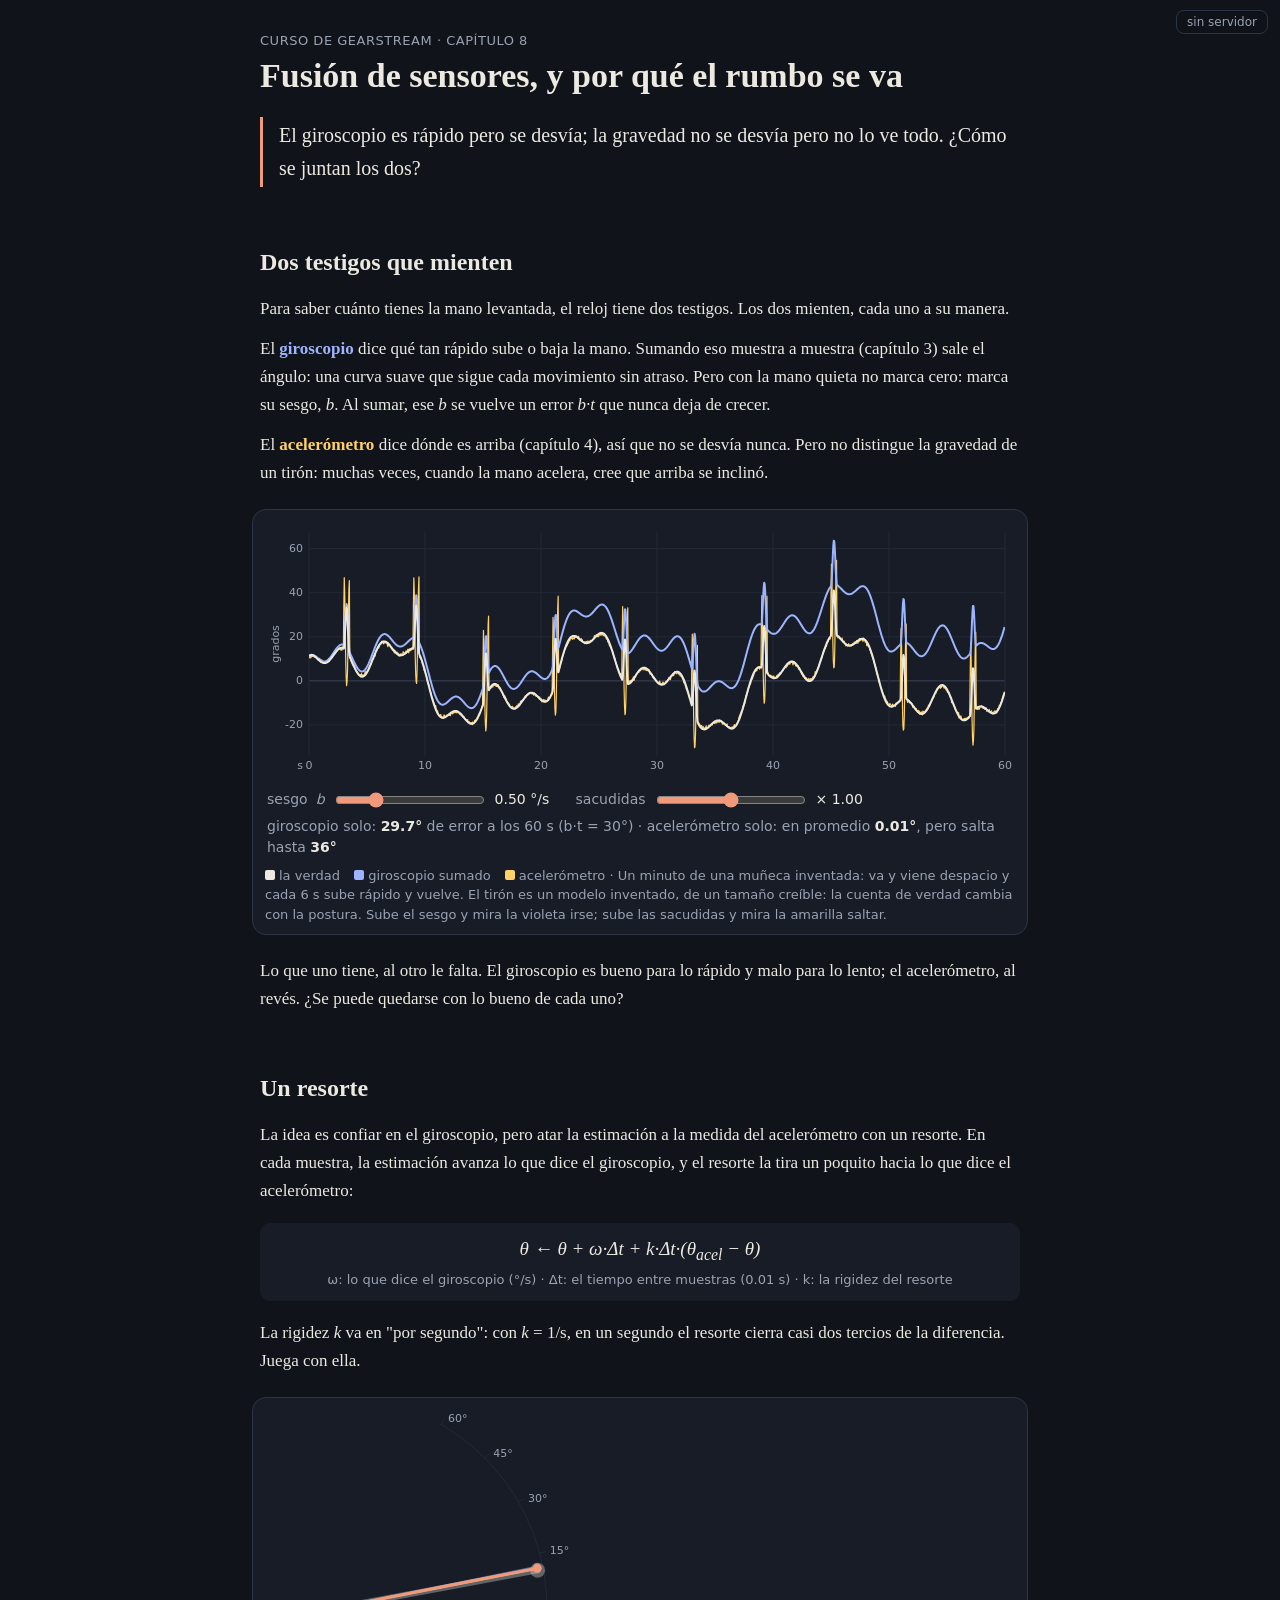
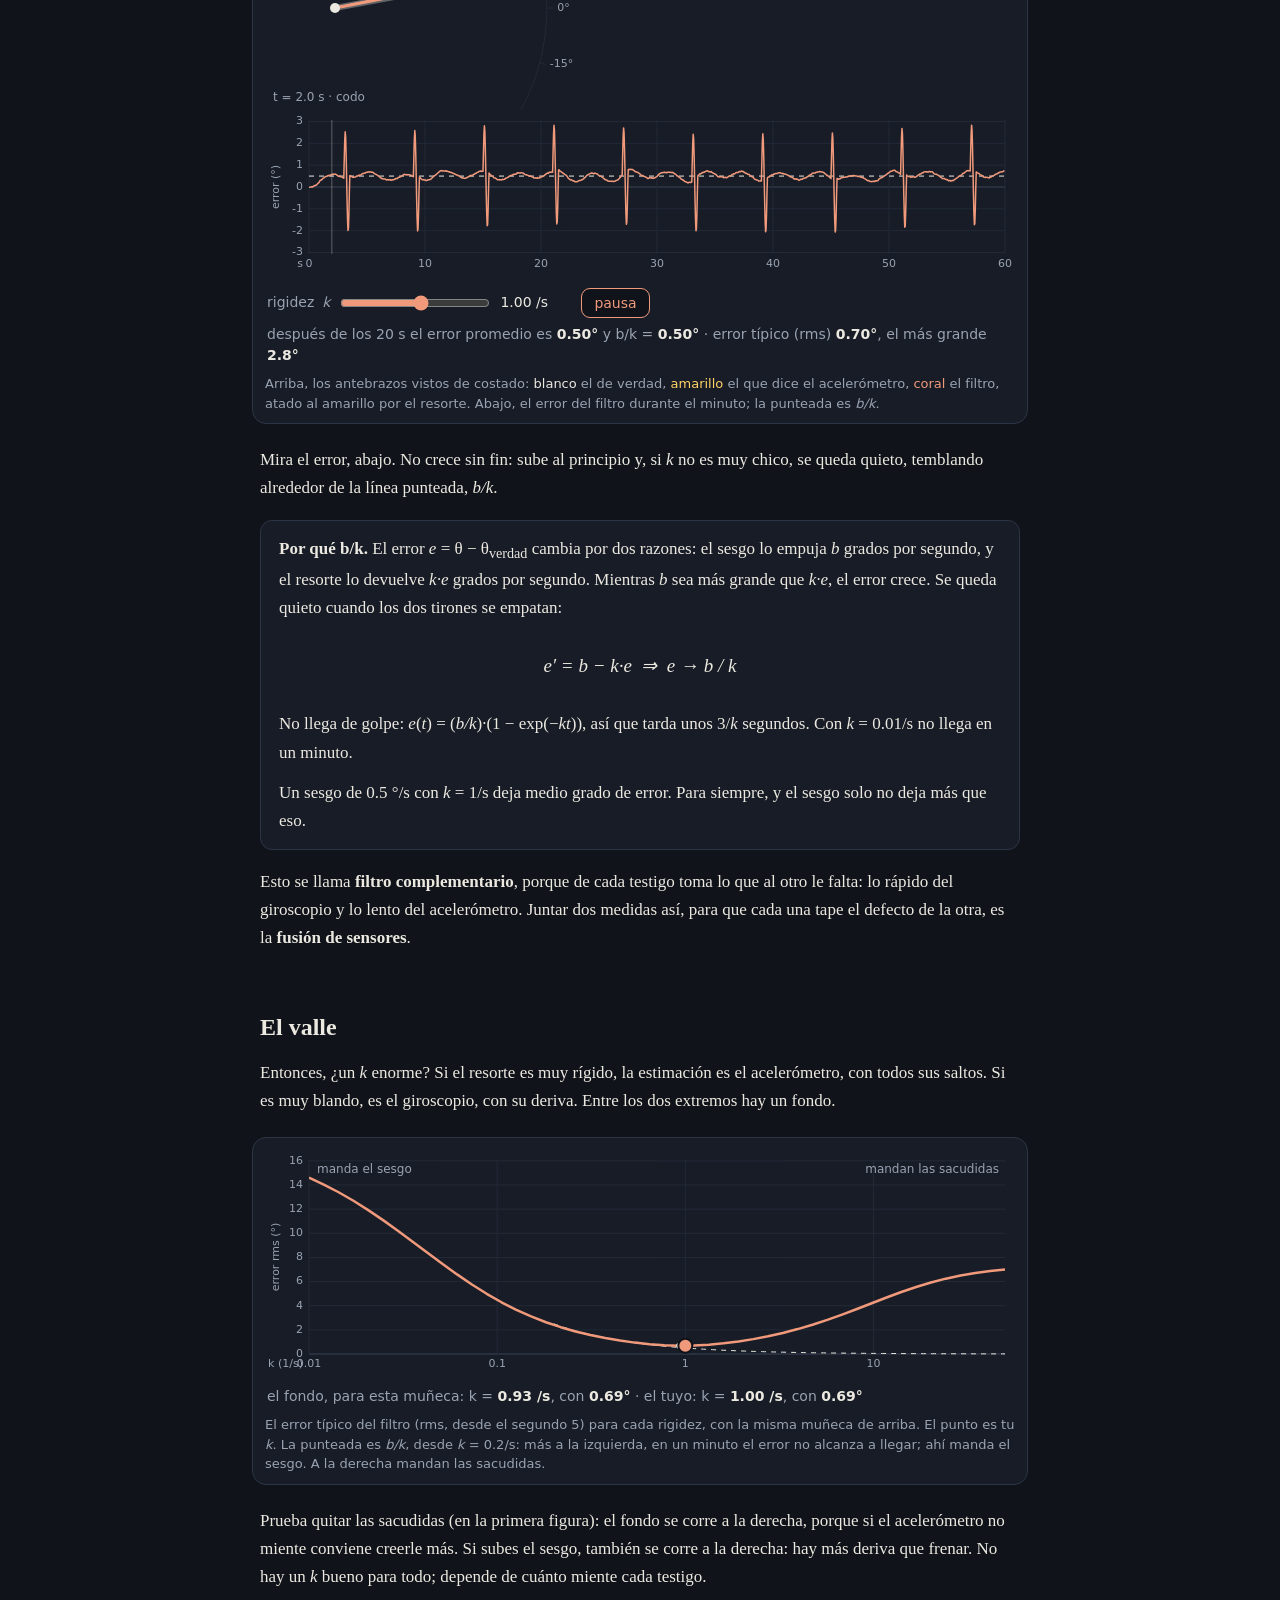
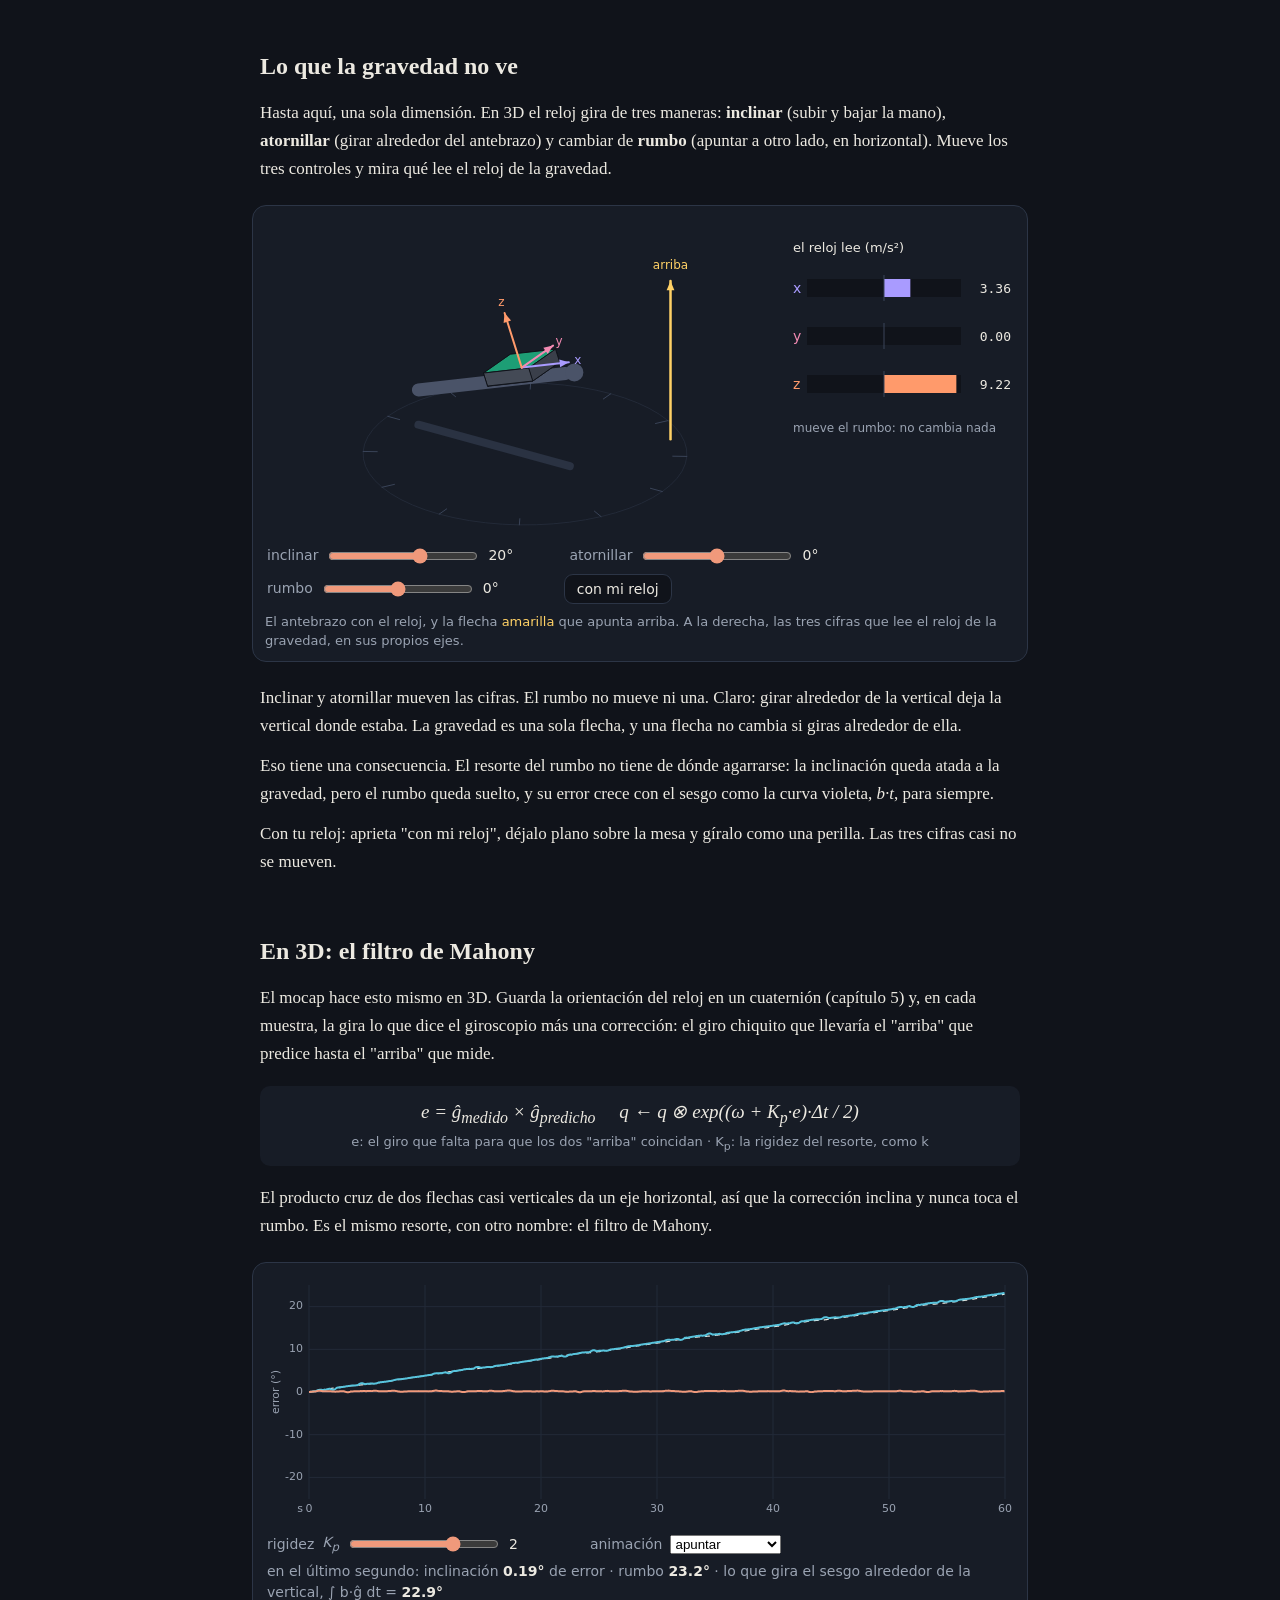
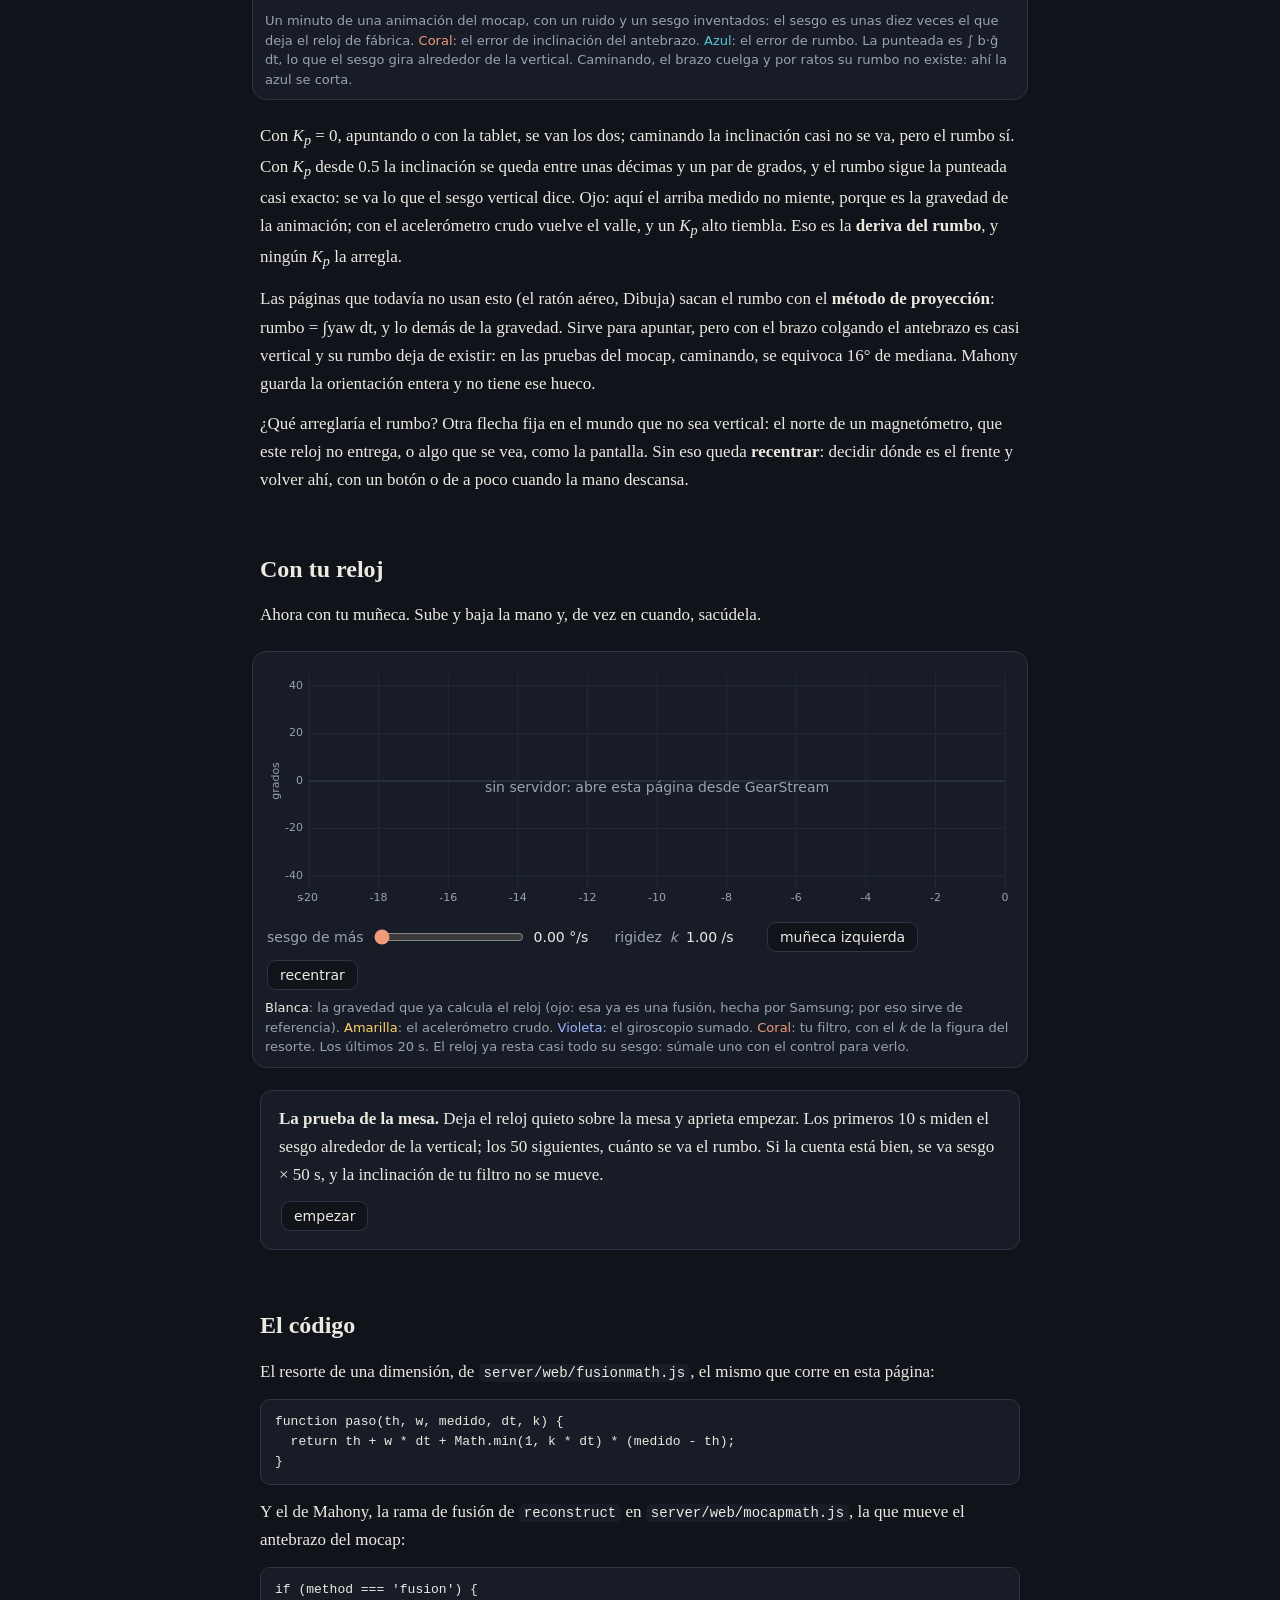
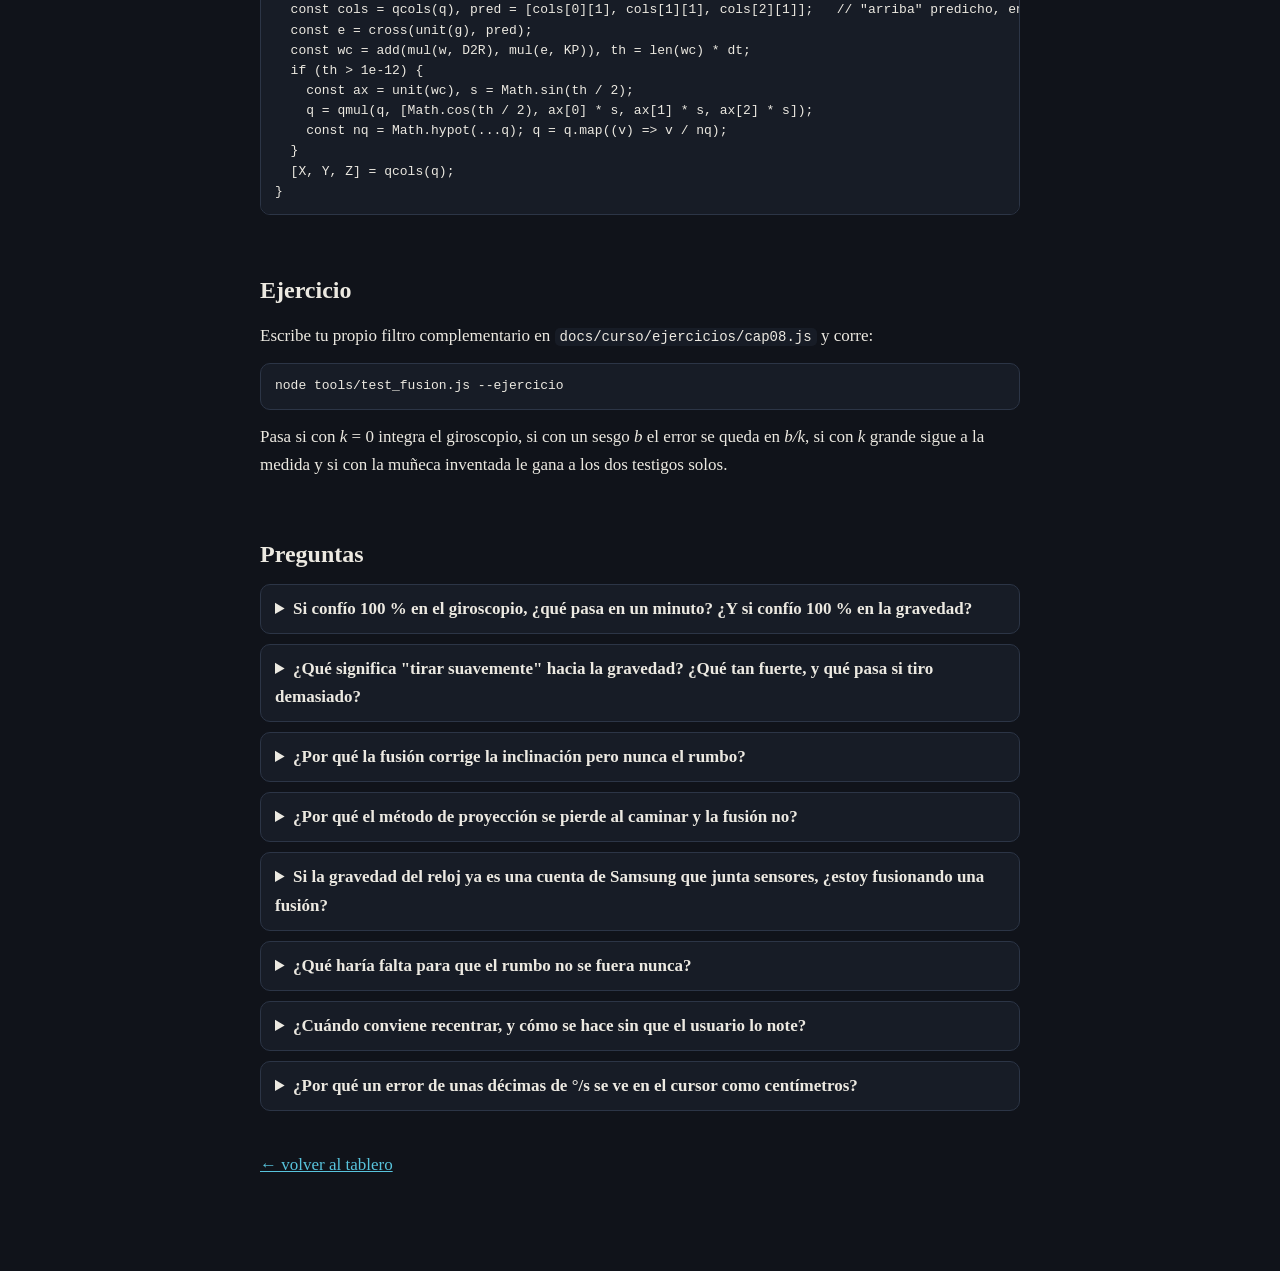
<file: server/web/fusion.html>
<!DOCTYPE html>
<html lang="es">
<head>
  <meta charset="utf-8">
  <meta name="viewport" content="width=device-width, initial-scale=1">
  <meta name="curso-capitulo" content="8">
  <title>Fusión de sensores</title>
  <style>
    :root { --bg: #10131a; --card: #171c26; --line: #2c3546; --ink: #ece9e1; --dim: #9aa3b2;
            --verdad: #ece9e1; --giro: #9db4ff; --acel: #ffd166; --fus: #f0997b; --rumbo: #58c4dd; --ok: #5dcaa5; }
    html { background: var(--bg); }
    body { margin: 0; background: var(--bg); color: var(--ink); font: 17px/1.65 Georgia, 'Times New Roman', serif; }
    main { max-width: 760px; margin: 0 auto; padding: 32px 16px 80px; }
    header .kicker { font: 13px/1.4 system-ui, sans-serif; color: var(--dim); letter-spacing: 0.04em; text-transform: uppercase; }
    h1 { font-weight: 600; font-size: 34px; line-height: 1.2; margin: 6px 0 14px; }
    h2 { font-weight: 600; font-size: 24px; margin: 56px 0 10px; }
    p { margin: 12px 0; }
    .guia { font-size: 20px; color: var(--ink); border-left: 3px solid var(--fus); padding: 2px 0 2px 16px; margin: 20px 0; }
    .eq { font: italic 19px/1.5 Georgia, serif; text-align: center; margin: 18px 0; padding: 12px; background: var(--card); border-radius: 10px; overflow-x: auto; white-space: nowrap; }
    .eq small { display: block; font: 13px/1.4 system-ui, sans-serif; color: var(--dim); font-style: normal; white-space: normal; margin-top: 4px; }
    .box { background: var(--card); border: 1px solid var(--line); border-radius: 12px; padding: 14px 18px; margin: 18px 0; }
    .box p:first-child { margin-top: 0; } .box p:last-child { margin-bottom: 0; }
    figure { margin: 22px -8px; background: var(--card); border: 1px solid var(--line); border-radius: 14px; padding: 12px 12px 10px; }
    figure canvas { display: block; width: 100%; }
    figcaption { font: 13px/1.5 system-ui, sans-serif; color: var(--dim); margin-top: 8px; }
    .ctl { display: flex; flex-wrap: wrap; gap: 8px 18px; align-items: center; font: 14px/1.4 system-ui, sans-serif; color: var(--dim); margin: 8px 2px 4px; }
    .ctl label { display: flex; align-items: center; gap: 8px; }
    .ctl input[type=range] { width: 150px; accent-color: var(--fus); }
    .ctl output { color: var(--ink); font-variant-numeric: tabular-nums; min-width: 4.5em; }
    button { font: 14px system-ui, sans-serif; padding: 6px 12px; border-radius: 9px; border: 1px solid var(--line); background: #10131a; color: var(--ink); cursor: pointer; }
    button[aria-pressed=true] { border-color: var(--fus); color: var(--fus); }
    button:disabled { opacity: 0.45; cursor: default; }
    .read { font: 14px/1.5 system-ui, sans-serif; color: var(--dim); margin: 6px 2px 0; font-variant-numeric: tabular-nums; }
    .read b { color: var(--ink); font-weight: 600; }
    .key { display: inline-block; width: 10px; height: 10px; border-radius: 2px; margin: 0 4px 0 10px; vertical-align: 0; }
    .key:first-child { margin-left: 0; }
    .c-verdad { color: var(--verdad); } .c-giro { color: var(--giro); } .c-acel { color: var(--acel); } .c-fus { color: var(--fus); } .c-rumbo { color: var(--rumbo); }
    code { font: 14px ui-monospace, Consolas, monospace; background: var(--card); padding: 1px 5px; border-radius: 5px; }
    pre { font: 13px/1.55 ui-monospace, Consolas, monospace; background: var(--card); border: 1px solid var(--line); border-radius: 10px; padding: 12px 14px; overflow-x: auto; }
    pre .where { color: var(--dim); }
    details { background: var(--card); border: 1px solid var(--line); border-radius: 10px; padding: 10px 14px; margin: 10px 0; }
    summary { cursor: pointer; font-weight: 600; }
    details p { margin: 8px 0 2px; }
    #estado { position: fixed; right: 12px; top: 10px; font: 12px system-ui, sans-serif; color: var(--dim); background: #10131acc; padding: 4px 10px; border-radius: 8px; border: 1px solid var(--line); }
    a { color: var(--rumbo); }
    @media (max-width: 560px) { body { font-size: 16px; } h1 { font-size: 27px; } figure { margin: 18px -4px; } .ctl input[type=range] { width: 120px; } }
  </style>
</head>
<body>
<div id="estado">conectando…</div>
<main>
  <header>
    <div class="kicker">Curso de GearStream · capítulo 8</div>
    <h1>Fusión de sensores, y por qué el rumbo se va</h1>
  </header>

  <p class="guia">El giroscopio es rápido pero se desvía; la gravedad no se desvía pero no lo ve todo. ¿Cómo se juntan los dos?</p>

  <!-- ===================================================================== -->
  <h2>Dos testigos que mienten</h2>
  <p>Para saber cuánto tienes la mano levantada, el reloj tiene dos testigos. Los dos mienten, cada uno a su manera.</p>
  <p>El <b class="c-giro">giroscopio</b> dice qué tan rápido sube o baja la mano. Sumando eso muestra a muestra (capítulo 3) sale el ángulo: una curva suave que sigue cada movimiento sin atraso. Pero con la mano quieta no marca cero: marca su sesgo, <i>b</i>. Al sumar, ese <i>b</i> se vuelve un error <i>b·t</i> que nunca deja de crecer.</p>
  <p>El <b class="c-acel">acelerómetro</b> dice dónde es arriba (capítulo 4), así que no se desvía nunca. Pero no distingue la gravedad de un tirón: muchas veces, cuando la mano acelera, cree que arriba se inclinó.</p>

  <figure>
    <canvas id="figA"></canvas>
    <div class="ctl">
      <label>sesgo <i>b</i> <input id="b" type="range" min="0" max="2" step="0.05" value="0.5"><output id="bOut"></output></label>
      <label>sacudidas <input id="sac" type="range" min="0" max="2" step="0.05" value="1"><output id="sacOut"></output></label>
    </div>
    <div class="read" id="readA"></div>
    <figcaption><span class="key" style="background:var(--verdad)"></span>la verdad <span class="key" style="background:var(--giro)"></span>giroscopio sumado <span class="key" style="background:var(--acel)"></span>acelerómetro · Un minuto de una muñeca inventada: va y viene despacio y cada 6 s sube rápido y vuelve. El tirón es un modelo inventado, de un tamaño creíble: la cuenta de verdad cambia con la postura. Sube el sesgo y mira la violeta irse; sube las sacudidas y mira la amarilla saltar.</figcaption>
  </figure>

  <p>Lo que uno tiene, al otro le falta. El giroscopio es bueno para lo rápido y malo para lo lento; el acelerómetro, al revés. ¿Se puede quedarse con lo bueno de cada uno?</p>

  <!-- ===================================================================== -->
  <h2>Un resorte</h2>
  <p>La idea es confiar en el giroscopio, pero atar la estimación a la medida del acelerómetro con un resorte. En cada muestra, la estimación avanza lo que dice el giroscopio, y el resorte la tira un poquito hacia lo que dice el acelerómetro:</p>
  <div class="eq">θ ← θ + ω·Δt + k·Δt·(θ<sub>acel</sub> − θ)<small>ω: lo que dice el giroscopio (°/s) · Δt: el tiempo entre muestras (0.01 s) · k: la rigidez del resorte</small></div>
  <p>La rigidez <i>k</i> va en "por segundo": con <i>k</i> = 1/s, en un segundo el resorte cierra casi dos tercios de la diferencia. Juega con ella.</p>

  <figure>
    <canvas id="figB1"></canvas>
    <canvas id="figB2"></canvas>
    <div class="ctl">
      <label>rigidez <i>k</i> <input id="k" type="range" min="0" max="1000" step="1" value="500"><output id="kOut"></output></label>
      <button id="playB" aria-pressed="true">pausa</button>
    </div>
    <div class="read" id="readB"></div>
    <figcaption>Arriba, los antebrazos vistos de costado: <span class="c-verdad">blanco</span> el de verdad, <span class="c-acel">amarillo</span> el que dice el acelerómetro, <span class="c-fus">coral</span> el filtro, atado al amarillo por el resorte. Abajo, el error del filtro durante el minuto; la punteada es <i>b/k</i>.</figcaption>
  </figure>

  <p>Mira el error, abajo. No crece sin fin: sube al principio y, si <i>k</i> no es muy chico, se queda quieto, temblando alrededor de la línea punteada, <i>b/k</i>.</p>
  <div class="box">
    <p><b>Por qué b/k.</b> El error <i>e</i> = θ − θ<sub>verdad</sub> cambia por dos razones: el sesgo lo empuja <i>b</i> grados por segundo, y el resorte lo devuelve <i>k·e</i> grados por segundo. Mientras <i>b</i> sea más grande que <i>k·e</i>, el error crece. Se queda quieto cuando los dos tirones se empatan:</p>
    <div class="eq">e′ = b − k·e  &nbsp;⇒&nbsp;  e → b / k</div>
    <p>No llega de golpe: <i>e</i>(<i>t</i>) = (<i>b/k</i>)·(1 − exp(−<i>kt</i>)), así que tarda unos 3/<i>k</i> segundos. Con <i>k</i> = 0.01/s no llega en un minuto.</p>
    <p>Un sesgo de 0.5 °/s con <i>k</i> = 1/s deja medio grado de error. Para siempre, y el sesgo solo no deja más que eso.</p>
  </div>
  <p>Esto se llama <b>filtro complementario</b>, porque de cada testigo toma lo que al otro le falta: lo rápido del giroscopio y lo lento del acelerómetro. Juntar dos medidas así, para que cada una tape el defecto de la otra, es la <b>fusión de sensores</b>.</p>

  <!-- ===================================================================== -->
  <h2>El valle</h2>
  <p>Entonces, ¿un <i>k</i> enorme? Si el resorte es muy rígido, la estimación es el acelerómetro, con todos sus saltos. Si es muy blando, es el giroscopio, con su deriva. Entre los dos extremos hay un fondo.</p>

  <figure>
    <canvas id="figC"></canvas>
    <div class="read" id="readC"></div>
    <figcaption>El error típico del filtro (rms, desde el segundo 5) para cada rigidez, con la misma muñeca de arriba. El punto es tu <i>k</i>. La punteada es <i>b/k</i>, desde <i>k</i> = 0.2/s: más a la izquierda, en un minuto el error no alcanza a llegar; ahí manda el sesgo. A la derecha mandan las sacudidas.</figcaption>
  </figure>

  <p>Prueba quitar las sacudidas (en la primera figura): el fondo se corre a la derecha, porque si el acelerómetro no miente conviene creerle más. Si subes el sesgo, también se corre a la derecha: hay más deriva que frenar. No hay un <i>k</i> bueno para todo; depende de cuánto miente cada testigo.</p>

  <!-- ===================================================================== -->
  <h2>Lo que la gravedad no ve</h2>
  <p>Hasta aquí, una sola dimensión. En 3D el reloj gira de tres maneras: <b>inclinar</b> (subir y bajar la mano), <b>atornillar</b> (girar alrededor del antebrazo) y cambiar de <b>rumbo</b> (apuntar a otro lado, en horizontal). Mueve los tres controles y mira qué lee el reloj de la gravedad.</p>

  <figure>
    <canvas id="figD"></canvas>
    <div class="ctl">
      <label>inclinar <input id="dIncl" type="range" min="-80" max="80" step="1" value="20"><output id="dInclOut"></output></label>
      <label>atornillar <input id="dTorn" type="range" min="-90" max="90" step="1" value="0"><output id="dTornOut"></output></label>
      <label>rumbo <input id="dRumbo" type="range" min="-180" max="180" step="1" value="0"><output id="dRumboOut"></output></label>
      <button id="dVivo" aria-pressed="false">con mi reloj</button>
    </div>
    <figcaption>El antebrazo con el reloj, y la flecha <span class="c-acel">amarilla</span> que apunta arriba. A la derecha, las tres cifras que lee el reloj de la gravedad, en sus propios ejes.</figcaption>
  </figure>

  <p>Inclinar y atornillar mueven las cifras. El rumbo no mueve ni una. Claro: girar alrededor de la vertical deja la vertical donde estaba. La gravedad es una sola flecha, y una flecha no cambia si giras alrededor de ella.</p>
  <p>Eso tiene una consecuencia. El resorte del rumbo no tiene de dónde agarrarse: la inclinación queda atada a la gravedad, pero el rumbo queda suelto, y su error crece con el sesgo como la curva violeta, <i>b·t</i>, para siempre.</p>
  <p>Con tu reloj: aprieta "con mi reloj", déjalo plano sobre la mesa y gíralo como una perilla. Las tres cifras casi no se mueven.</p>

  <!-- ===================================================================== -->
  <h2>En 3D: el filtro de Mahony</h2>
  <p>El mocap hace esto mismo en 3D. Guarda la orientación del reloj en un cuaternión (capítulo 5) y, en cada muestra, la gira lo que dice el giroscopio más una corrección: el giro chiquito que llevaría el "arriba" que predice hasta el "arriba" que mide.</p>
  <div class="eq">e = ĝ<sub>medido</sub> × ĝ<sub>predicho</sub> &nbsp;&nbsp;&nbsp; q ← q ⊗ exp((ω + K<sub>p</sub>·e)·Δt / 2)<small>e: el giro que falta para que los dos "arriba" coincidan · K<sub>p</sub>: la rigidez del resorte, como k</small></div>
  <p>El producto cruz de dos flechas casi verticales da un eje horizontal, así que la corrección inclina y nunca toca el rumbo. Es el mismo resorte, con otro nombre: el filtro de Mahony.</p>

  <figure>
    <canvas id="figE"></canvas>
    <div class="ctl">
      <label>rigidez <i>K<sub>p</sub></i> <input id="kp" type="range" min="0" max="7" step="1" value="5"><output id="kpOut"></output></label>
      <label>animación <select id="anim"><option value="apuntar">apuntar</option><option value="tablet">usar una tablet</option><option value="caminar">caminar</option></select></label>
    </div>
    <div class="read" id="readE"></div>
    <figcaption>Un minuto de una animación del mocap, con un ruido y un sesgo inventados: el sesgo es unas diez veces el que deja el reloj de fábrica. <span class="c-fus">Coral</span>: el error de inclinación del antebrazo. <span class="c-rumbo">Azul</span>: el error de rumbo. La punteada es ∫ b·ĝ dt, lo que el sesgo gira alrededor de la vertical. Caminando, el brazo cuelga y por ratos su rumbo no existe: ahí la azul se corta.</figcaption>
  </figure>

  <p>Con <i>K<sub>p</sub></i> = 0, apuntando o con la tablet, se van los dos; caminando la inclinación casi no se va, pero el rumbo sí. Con <i>K<sub>p</sub></i> desde 0.5 la inclinación se queda entre unas décimas y un par de grados, y el rumbo sigue la punteada casi exacto: se va lo que el sesgo vertical dice. Ojo: aquí el arriba medido no miente, porque es la gravedad de la animación; con el acelerómetro crudo vuelve el valle, y un <i>K<sub>p</sub></i> alto tiembla. Eso es la <b>deriva del rumbo</b>, y ningún <i>K<sub>p</sub></i> la arregla.</p>
  <p>Las páginas que todavía no usan esto (el ratón aéreo, Dibuja) sacan el rumbo con el <b>método de proyección</b>: rumbo = ∫yaw dt, y lo demás de la gravedad. Sirve para apuntar, pero con el brazo colgando el antebrazo es casi vertical y su rumbo deja de existir: en las pruebas del mocap, caminando, se equivoca 16° de mediana. Mahony guarda la orientación entera y no tiene ese hueco.</p>
  <p>¿Qué arreglaría el rumbo? Otra flecha fija en el mundo que no sea vertical: el norte de un magnetómetro, que este reloj no entrega, o algo que se vea, como la pantalla. Sin eso queda <b>recentrar</b>: decidir dónde es el frente y volver ahí, con un botón o de a poco cuando la mano descansa.</p>

  <!-- ===================================================================== -->
  <h2>Con tu reloj</h2>
  <p>Ahora con tu muñeca. Sube y baja la mano y, de vez en cuando, sacúdela.</p>

  <figure>
    <canvas id="figF"></canvas>
    <div class="ctl">
      <label>sesgo de más <input id="fB" type="range" min="0" max="2" step="0.05" value="0"><output id="fBOut"></output></label>
      <label>rigidez <i>k</i> <output id="fKOut"></output></label>
      <button id="fHand"></button>
      <button id="fRe">recentrar</button>
    </div>
    <div class="read" id="readF"></div>
    <figcaption><span class="c-verdad">Blanca</span>: la gravedad que ya calcula el reloj (ojo: esa ya es una fusión, hecha por Samsung; por eso sirve de referencia). <span class="c-acel">Amarilla</span>: el acelerómetro crudo. <span class="c-giro">Violeta</span>: el giroscopio sumado. <span class="c-fus">Coral</span>: tu filtro, con el <i>k</i> de la figura del resorte. Los últimos 20 s. El reloj ya resta casi todo su sesgo: súmale uno con el control para verlo.</figcaption>
  </figure>

  <div class="box">
    <p><b>La prueba de la mesa.</b> Deja el reloj quieto sobre la mesa y aprieta empezar. Los primeros 10 s miden el sesgo alrededor de la vertical; los 50 siguientes, cuánto se va el rumbo. Si la cuenta está bien, se va sesgo × 50 s, y la inclinación de tu filtro no se mueve.</p>
    <div class="ctl"><button id="mesa">empezar</button><span id="mesaOut"></span></div>
  </div>

  <!-- ===================================================================== -->
  <h2>El código</h2>
  <p>El resorte de una dimensión, de <code>server/web/fusionmath.js</code>, el mismo que corre en esta página:</p>
  <pre id="codPaso">cargando…</pre>
  <p>Y el de Mahony, la rama de fusión de <code>reconstruct</code> en <code>server/web/mocapmath.js</code>, la que mueve el antebrazo del mocap:</p>
  <pre id="codMahony">cargando…</pre>

  <h2>Ejercicio</h2>
  <p>Escribe tu propio filtro complementario en <code>docs/curso/ejercicios/cap08.js</code> y corre:</p>
  <pre>node tools/test_fusion.js --ejercicio</pre>
  <p>Pasa si con <i>k</i> = 0 integra el giroscopio, si con un sesgo <i>b</i> el error se queda en <i>b/k</i>, si con <i>k</i> grande sigue a la medida y si con la muñeca inventada le gana a los dos testigos solos.</p>

  <h2>Preguntas</h2>
  <details><summary>Si confío 100 % en el giroscopio, ¿qué pasa en un minuto? ¿Y si confío 100 % en la gravedad?</summary>
    <p>Con el giroscopio solo el ángulo se va <i>b·t</i>: con 0.5 °/s, 30° en un minuto (la violeta). Con la gravedad sola no se va nunca, pero cada sacudida la hace saltar decenas de grados (la amarilla).</p></details>
  <details><summary>¿Qué significa "tirar suavemente" hacia la gravedad? ¿Qué tan fuerte, y qué pasa si tiro demasiado?</summary>
    <p>Es <i>k</i>, la rapidez del resorte: en 1/<i>k</i> segundos cierra casi dos tercios de la diferencia. Muy fuerte y la estimación copia los saltos del acelerómetro; muy suave y el error va hacia <i>b/k</i>, grande, y solo llega si hay tiempo. El mejor está en el fondo del valle, y depende de cuánto miente cada testigo.</p></details>
  <details><summary>¿Por qué la fusión corrige la inclinación pero nunca el rumbo?</summary>
    <p>Porque girar alrededor de la vertical no cambia la gravedad. La corrección <i>e</i> = ĝ<sub>medido</sub> × ĝ<sub>predicho</sub> es un eje casi horizontal: inclina, pero no agrega giro alrededor de la vertical, así que no puede frenar la deriva del rumbo.</p></details>
  <details><summary>¿Por qué el método de proyección se pierde al caminar y la fusión no?</summary>
    <p>Caminando, el brazo cuelga: el antebrazo es casi vertical y su rumbo no existe (es la singularidad del capítulo 5). La proyección necesita ese rumbo en cada muestra; Mahony guarda la orientación entera en un cuaternión, que no tiene ese hueco. En las pruebas: 16° de mediana contra menos de 1°, sin ruido y en la muñeca izquierda.</p></details>
  <details><summary>Si la gravedad del reloj ya es una cuenta de Samsung que junta sensores, ¿estoy fusionando una fusión?</summary>
    <p>Sí. El sensor "gravedad" del reloj ya junta el acelerómetro y el giroscopio; por eso tiembla tan poco y en vivo la usamos de referencia. El testigo que tiembla de verdad es el acelerómetro crudo. Con la gravedad de Samsung como medida, Mahony debería andar bien, porque casi no tiembla; no lo hemos medido, y no sabemos qué rigidez eligió Samsung.</p></details>
  <details><summary>¿Qué haría falta para que el rumbo no se fuera nunca?</summary>
    <p>Otra dirección fija en el mundo que no sea vertical: el norte de un magnetómetro (este reloj no lo entrega) o algo que se vea, como una pantalla o una cámara.</p></details>
  <details><summary>¿Cuándo conviene recentrar, y cómo se hace sin que el usuario lo note?</summary>
    <p>Lo ideal es cuando la mano descansa: si está quieta, nadie nota que el frente se mueve un poco. <code>autoCenterStep</code> del avatar lo hace de a poco, pero siempre, sin esperar al reposo: tira del rumbo hacia el frente con τ = 12 s (con 90° fuera, unos 7.5 °/s), así que también se come los giros que dejas puestos. La otra forma es un botón.</p></details>
  <details><summary>¿Por qué un error de unas décimas de °/s se ve en el cursor como centímetros?</summary>
    <p>A 2.4 m de la pantalla, un grado son 2.4 m × π/180 ≈ 4.2 cm. En la simulación, la parte del sesgo alrededor de la vertical es de unos 0.38 °/s: en 10 s son 3.8°, unos 16 cm.</p></details>

  <p style="margin-top:40px"><a href="/">← volver al tablero</a></p>
</main>
<script src="wrist.js"></script>
<script src="mocapmath.js"></script>
<script src="fusionmath.js"></script>
<script src="fusion.js"></script>
</body>
</html>
</file>
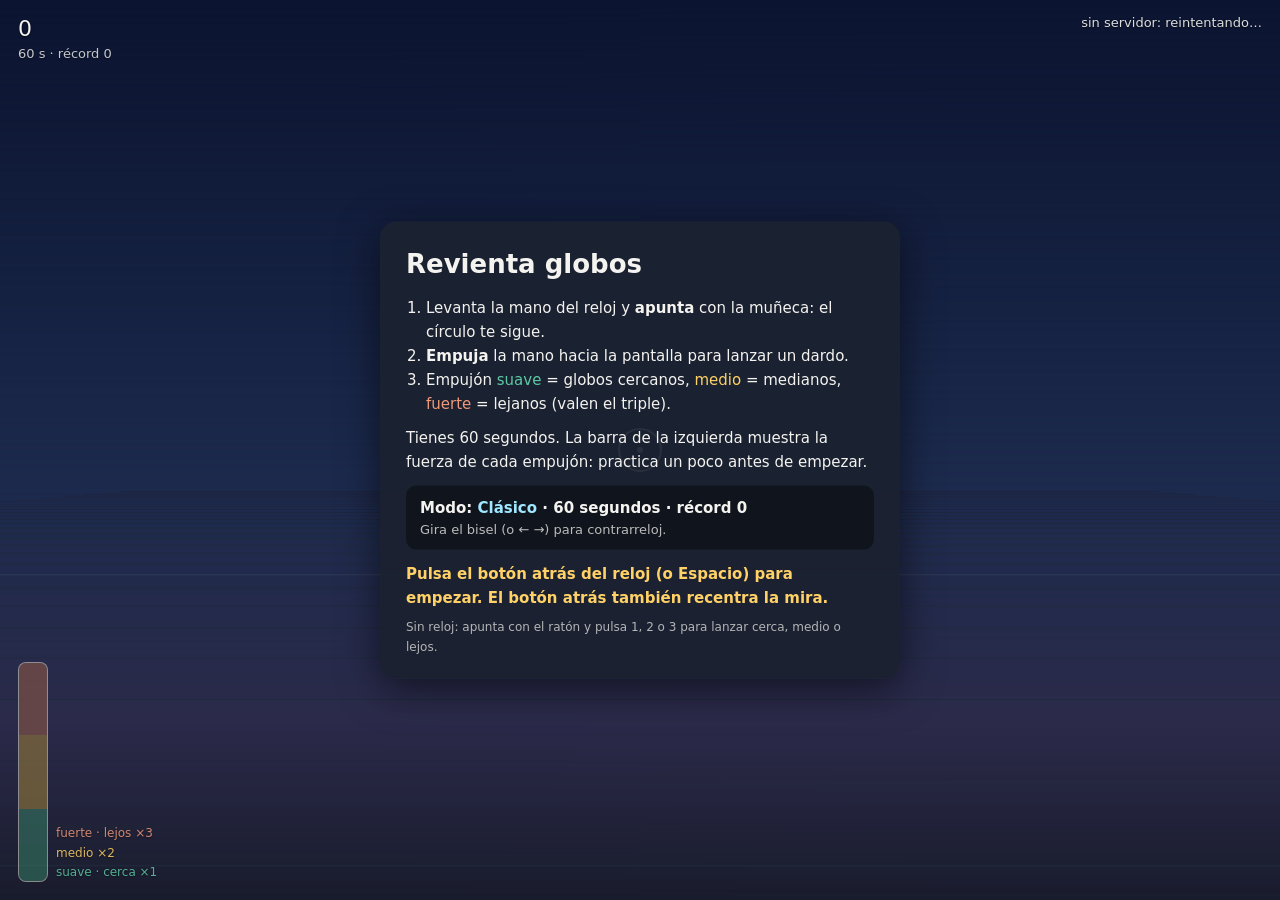
<file: server/web/game.html>
<!DOCTYPE html>
<html lang="es">
<head>
  <meta charset="utf-8">
  <meta name="viewport" content="width=device-width, initial-scale=1">
  <title>Revienta globos</title>
  <link rel="stylesheet" href="style.css">
  <style>
    html, body { height: 100%; margin: 0; overflow: hidden; background: #10141c; }
    #gl { position: fixed; inset: 0; width: 100%; height: 100%; display: block; }
    .hud { position: fixed; color: #f4f3ef; font: 500 15px/1.4 system-ui, sans-serif; text-shadow: 0 1px 2px #0008; pointer-events: none; }
    #score { left: 18px; top: 14px; font-size: 22px; }
    #score small { display: block; font-size: 13px; font-weight: 400; opacity: 0.8; }
    #conn { right: 18px; top: 14px; font-size: 13px; text-align: right; opacity: 0.9; }
    #reticle { width: 44px; height: 44px; margin: -22px 0 0 -22px; border: 2px solid #f4f3ef; border-radius: 50%; box-shadow: 0 0 0 1px #0006; }
    #reticle::after { content: ''; position: absolute; left: 50%; top: 50%; width: 6px; height: 6px; margin: -3px 0 0 -3px; border-radius: 50%; background: #f4f3ef; }
    #meter { left: 18px; bottom: 18px; width: 30px; height: 220px; border: 1px solid #f4f3ef88; border-radius: 8px; overflow: hidden; background: #0006; }
    #meter .band { position: absolute; left: 0; right: 0; opacity: 0.35; }
    #meter .live { position: absolute; left: 0; right: 0; bottom: 0; background: #f4f3ef; opacity: 0.7; }
    #meter .last { position: absolute; left: -2px; right: -2px; height: 3px; background: #ffd166; }
    #meterLabel { left: 56px; bottom: 18px; font-size: 12px; opacity: 0.85; line-height: 1.6; }
    .panel { position: fixed; left: 50%; top: 50%; transform: translate(-50%, -50%); width: min(520px, calc(100% - 32px)); background: #1b2230ee; color: #f4f3ef; border-radius: 16px; padding: 22px 26px; font: 400 15px/1.6 system-ui, sans-serif; box-shadow: 0 10px 40px #0008; }
    .panel h1 { margin: 0 0 6px; font-size: 26px; font-weight: 600; }
    .panel ol { padding-left: 20px; margin: 10px 0; }
    .panel .go { margin-top: 12px; font-weight: 600; color: #ffd166; }
    .panel .keys { font-size: 12px; opacity: 0.7; margin-top: 8px; }
    .lane-near { color: #5dcaa5; } .lane-mid { color: #ffd166; } .lane-far { color: #f0997b; }
    #toast { left: 50%; top: 22%; transform: translateX(-50%); font-size: 28px; font-weight: 700; opacity: 0; transition: opacity 0.4s; }
  </style>
</head>
<body>
  <canvas id="gl"></canvas>
  <div class="hud" id="score">0 <small id="time">60 s · récord 0</small></div>
  <div class="hud" id="conn">conectando…</div>
  <div class="hud" id="reticle"></div>
  <div class="hud" id="meter"><div class="band" style="bottom:0;height:33%;background:#5dcaa5"></div><div class="band" style="bottom:33%;height:34%;background:#ffd166"></div><div class="band" style="bottom:67%;height:33%;background:#f0997b"></div><div class="live" id="live"></div><div class="last" id="last" style="bottom:-5px"></div></div>
  <div class="hud" id="meterLabel"><span class="lane-far">fuerte · lejos ×3</span><br><span class="lane-mid">medio ×2</span><br><span class="lane-near">suave · cerca ×1</span></div>
  <div class="hud" id="toast"></div>
  <div class="panel" id="panel">
    <h1>Revienta globos</h1>
    <ol>
      <li>Levanta la mano del reloj y <b>apunta</b> con la muñeca: el círculo te sigue.</li>
      <li><b>Empuja</b> la mano hacia la pantalla para lanzar un dardo.</li>
      <li>Empujón <span class="lane-near">suave</span> = globos cercanos, <span class="lane-mid">medio</span> = medianos, <span class="lane-far">fuerte</span> = lejanos (valen el triple).</li>
    </ol>
    <div>Tienes 60 segundos. La barra de la izquierda muestra la fuerza de cada empujón: practica un poco antes de empezar.</div>
    <div class="go" id="go">Pulsa el botón atrás del reloj (o Espacio) para empezar. El botón atrás también recentra la mira.</div>
    <div class="keys">Sin reloj: apunta con el ratón y pulsa 1, 2 o 3 para lanzar cerca, medio o lejos.</div>
  </div>
  <script src="vendor/three.min.js"></script>
  <script src="wrist.js"></script>
  <script src="game.js"></script>
</body>
</html>
</file>
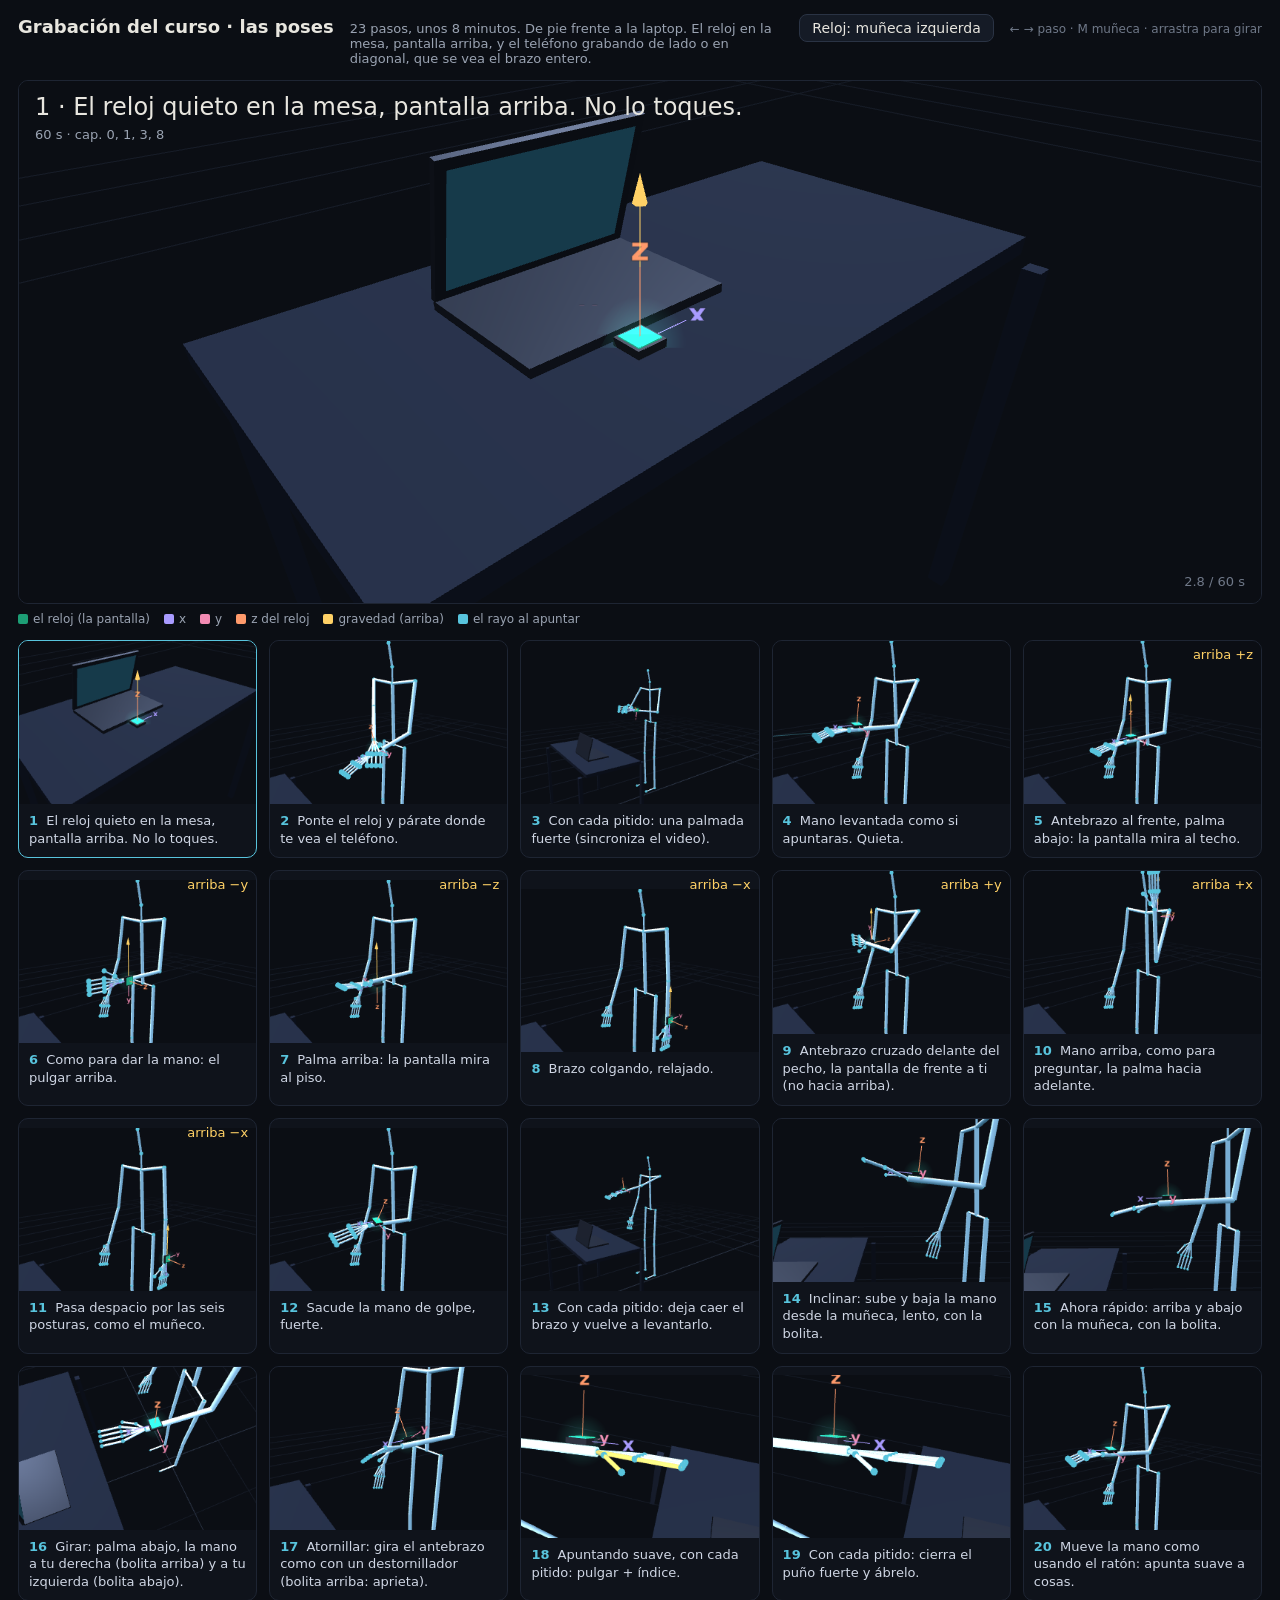
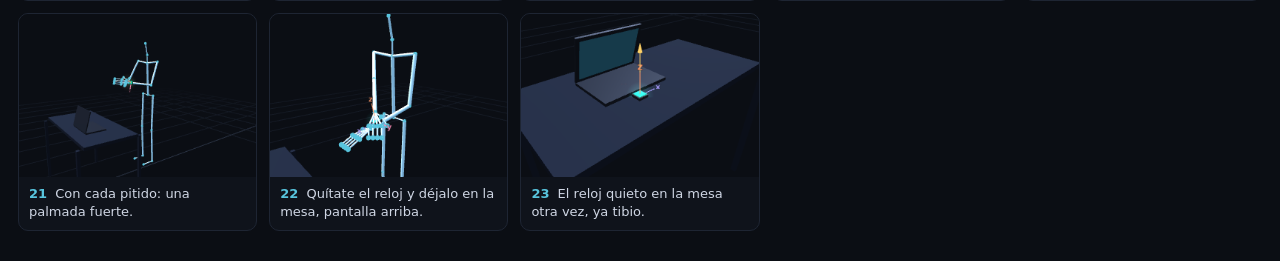
<file: server/web/poses.html>
<!DOCTYPE html>
<html lang="es">
<head>
  <meta charset="utf-8">
  <meta name="viewport" content="width=device-width, initial-scale=1">
  <title>Poses del curso</title>
  <style>
    html, body { margin: 0; background: #0b0e14; color: #e8e6df; font-family: system-ui, sans-serif; }
    header { display: flex; flex-wrap: wrap; gap: 8px 16px; align-items: baseline; padding: 14px 18px 6px; }
    h1 { font-size: 18px; font-weight: 600; margin: 0; }
    #sub { color: #9aa3b2; font-size: 13px; flex: 1; min-width: 260px; }
    button { font: inherit; }
    #hand { font-size: 14px; padding: 5px 12px; border-radius: 8px; border: 1px solid #2a3344; background: #151b26; color: #e8e6df; cursor: pointer; }
    #bigwrap { position: relative; height: min(58vh, 560px); margin: 8px 18px; border: 1px solid #1e2533; border-radius: 10px; overflow: hidden; }
    #big { position: absolute; inset: 0; width: 100%; height: 100%; display: block; }
    #title { position: absolute; left: 16px; right: 16px; top: 12px; font-size: clamp(17px, 2.2vw, 24px); font-weight: 500; pointer-events: none; }
    #meta { position: absolute; left: 16px; top: 46px; font-size: 13px; color: #9aa3b2; pointer-events: none; }
    #upbig { position: absolute; left: 16px; bottom: 14px; font-size: 22px; color: #ffd166; pointer-events: none; }
    #time { position: absolute; right: 16px; bottom: 14px; font-size: 13px; color: #6f7888; font-variant-numeric: tabular-nums; pointer-events: none; }
    #beep { position: absolute; right: 16px; top: 12px; font-size: 28px; font-weight: 700; color: #ffd166; opacity: 0; transition: opacity 0.1s; pointer-events: none; }
    #ballwrap { position: absolute; right: 22px; top: 60px; width: 22px; height: 172px; border-radius: 11px; background: #1c2230; display: none; }
    #ball { position: absolute; left: 1px; width: 20px; height: 20px; border-radius: 50%; background: #58c4dd; }
    #legend { margin: 0 18px; display: flex; flex-wrap: wrap; gap: 4px 14px; font-size: 12px; color: #9aa3b2; }
    #legend i { display: inline-block; width: 10px; height: 10px; border-radius: 2px; margin-right: 5px; vertical-align: -1px; }
    #grid { display: grid; grid-template-columns: repeat(auto-fill, minmax(230px, 1fr)); gap: 12px; padding: 14px 18px 30px; }
    .tile { position: relative; padding: 0; border: 1px solid #1e2533; border-radius: 10px; background: #0f131b; color: inherit; cursor: pointer; text-align: left; overflow: hidden; }
    .tile.on { border-color: #58c4dd; }
    .tile canvas { width: 100%; aspect-ratio: 320 / 220; display: block; }
    .tile .up { position: absolute; right: 8px; top: 6px; font-size: 13px; color: #ffd166; }
    .tile .cap { padding: 8px 10px 10px; font-size: 13px; line-height: 1.35; color: #cfd6e4; }
    .tile .cap b { color: #58c4dd; margin-right: 4px; }
    #keys { color: #6f7888; font-size: 12px; }
  </style>
</head>
<body>
  <header>
    <h1>Grabación del curso · las poses</h1>
    <span id="sub">cargando…</span>
    <button id="hand"></button>
    <span id="keys">← → paso · M muñeca · arrastra para girar</span>
  </header>
  <div id="bigwrap">
    <canvas id="big"></canvas>
    <div id="title"></div><div id="meta"></div><div id="upbig"></div><div id="time"></div>
    <div id="beep">♪ ¡ahora!</div>
    <div id="ballwrap"><div id="ball"></div></div>
  </div>
  <div id="legend">
    <span><i style="background:#1d9e75"></i>el reloj (la pantalla)</span>
    <span><i style="background:#a99bff"></i>x</span><span><i style="background:#f28ab2"></i>y</span><span><i style="background:#ff9a6b"></i>z del reloj</span>
    <span><i style="background:#ffd166"></i>gravedad (arriba)</span>
    <span><i style="background:#58c4dd"></i>el rayo al apuntar</span>
  </div>
  <div id="grid"></div>
  <script src="vendor/three.min.js"></script>
  <script>window.THREE || document.write('<script src="https://cdnjs.cloudflare.com/ajax/libs/three.js/r128/three.min.js"><\/script>');</script>
  <script src="vendor/OrbitControls.js"></script>
  <script>(window.THREE && THREE.OrbitControls) || document.write('<script src="https://cdn.jsdelivr.net/npm/three@0.128.0/examples/js/controls/OrbitControls.js"><\/script>');</script>
  <script src="wrist.js"></script>
  <script src="mocapmath.js"></script>
  <script src="cursodemos.js"></script>
  <script src="stickdemo.js"></script>
  <script src="poses.js"></script>
</body>
</html>
</file>
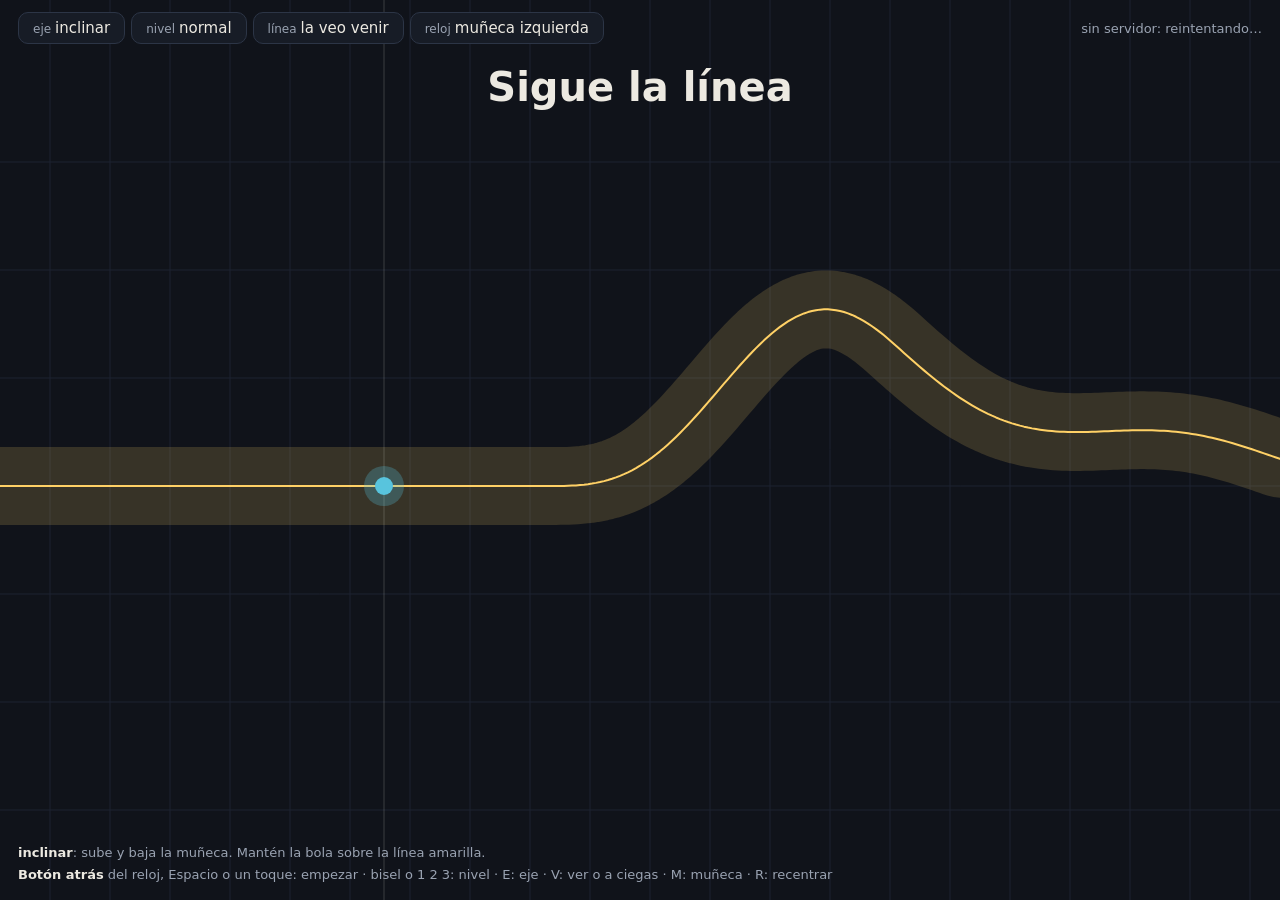
<file: server/web/sismo.html>
<!DOCTYPE html>
<html lang="es">
<head>
  <meta charset="utf-8">
  <meta name="viewport" content="width=device-width, initial-scale=1">
  <meta name="curso-capitulo" content="11">
  <title>Sismógrafo</title>
  <style>
    html, body { height: 100%; margin: 0; background: #10131a; color: #ece9e1; font-family: system-ui, sans-serif; overflow: hidden; }
    canvas { position: fixed; inset: 0; width: 100%; height: 100%; display: block; }
    .hud { position: fixed; font-size: 13px; color: #9aa3b2; }
    #top { left: 0; right: 0; top: 0; display: flex; justify-content: space-between; align-items: center; padding: 12px 18px; gap: 12px; flex-wrap: wrap; }
    #opts { display: flex; gap: 6px; flex-wrap: wrap; }
    #opts button { font: inherit; font-size: 15px; padding: 6px 14px; border-radius: 10px; border: 1px solid #2c3546; background: #171c26; color: #ece9e1; cursor: pointer; }
    #opts button:disabled { opacity: 0.45; cursor: default; }
    #opts small { color: #9aa3b2; font-size: 12px; margin-right: 4px; }
    #conn { text-align: right; }
    #score { left: 50%; top: 64px; transform: translateX(-50%); font-size: 40px; font-weight: 600; color: #ece9e1; pointer-events: none; font-variant-numeric: tabular-nums; }
    #big { left: 50%; top: 50%; transform: translate(-50%, -50%); font-size: 120px; font-weight: 700; color: #ffd166; pointer-events: none; text-shadow: 0 0 40px #ffd16655; }
    #help { left: 18px; bottom: 14px; line-height: 1.7; pointer-events: none; }
    #card { left: 50%; top: 50%; transform: translate(-50%, -50%); width: min(560px, calc(100vw - 32px)); background: #171c26f2; border: 1px solid #2c3546;
            border-radius: 16px; padding: 22px 24px; display: none; box-shadow: 0 20px 60px #0008; }
    #card h1 { margin: 0 0 4px; font-size: 22px; color: #ece9e1; font-weight: 600; }
    #card .sub { color: #9aa3b2; font-size: 13px; margin-bottom: 14px; }
    #nums { display: grid; grid-template-columns: repeat(4, 1fr); gap: 10px; margin-bottom: 14px; }
    #nums div { background: #10131a; border-radius: 10px; padding: 10px; }
    #nums b { display: block; font-size: 24px; color: #ece9e1; font-variant-numeric: tabular-nums; }
    #nums span { font-size: 12px; color: #9aa3b2; }
    #chart { position: static; width: 100%; height: 190px; }
    #card p { font-size: 13px; line-height: 1.55; color: #9aa3b2; margin: 10px 0 0; }
    b { color: #ece9e1; font-weight: 600; }
    @media (max-width: 560px) { #nums { grid-template-columns: repeat(2, 1fr); } #big { font-size: 80px; } }
  </style>
</head>
<body>
  <canvas id="c"></canvas>
  <div class="hud" id="top">
    <div id="opts">
      <button id="axis" title="E: qué giro mueve la aguja"></button>
      <button id="level" title="1 2 3, o el bisel del reloj"></button>
      <button id="preview" title="V: ver la línea que viene, o a ciegas"></button>
      <button id="hand" title="M: en qué muñeca llevas el reloj"></button>
    </div>
    <div id="conn">conectando…</div>
  </div>
  <div class="hud" id="score"></div>
  <div class="hud" id="big"></div>
  <div class="hud" id="card">
    <h1 id="verdict"></h1>
    <div class="sub" id="cardsub"></div>
    <div id="nums"></div>
    <canvas id="chart"></canvas>
    <p id="explain"></p>
    <p><b>Botón atrás</b> del reloj o <b>Espacio</b>: otra vez</p>
  </div>
  <div class="hud" id="help"></div>
  <script src="wrist.js"></script>
  <script src="sismomath.js"></script>
  <script src="sismo.js"></script>
</body>
</html>
</file>
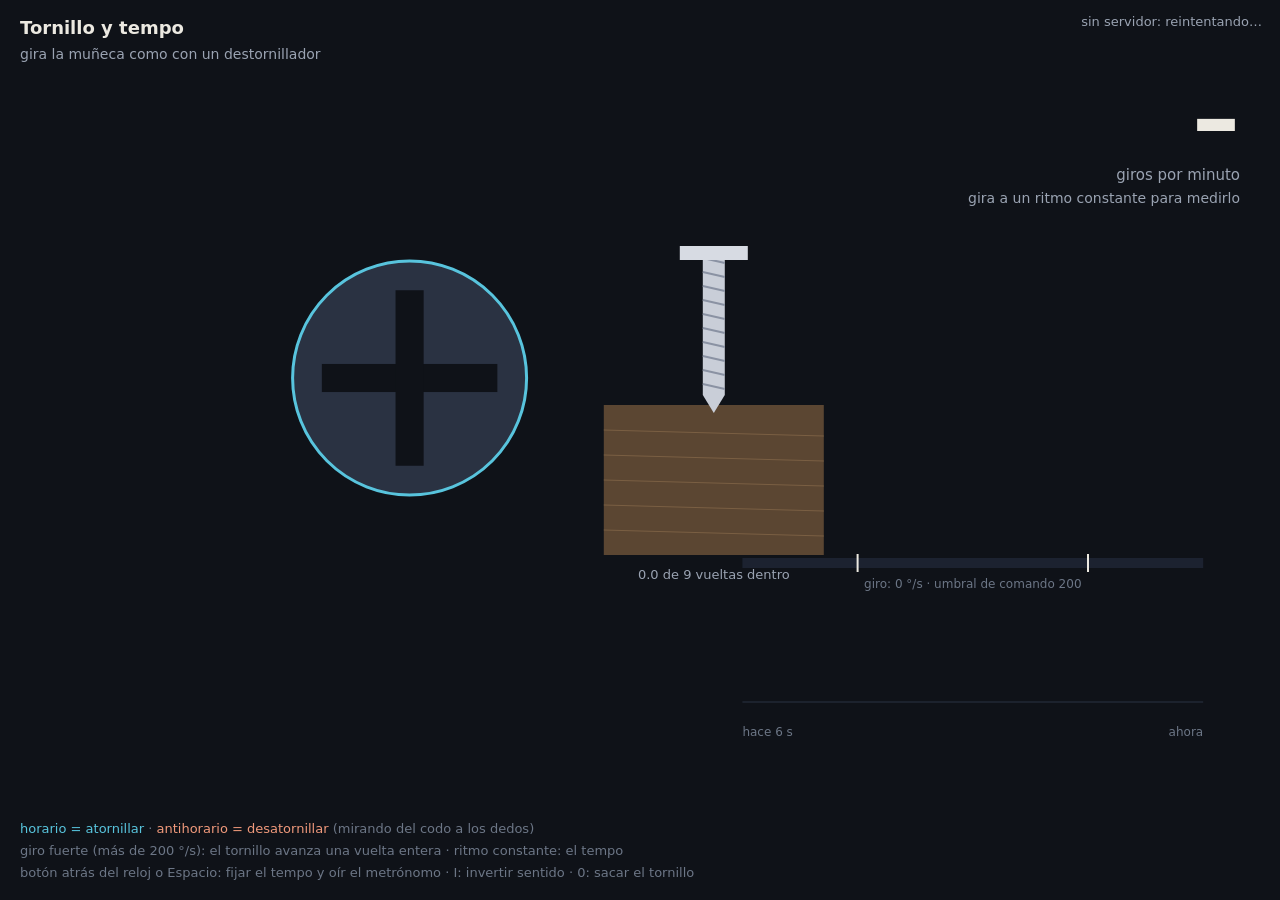
<file: server/web/tempo.html>
<!DOCTYPE html>
<html lang="es">
<head>
  <meta charset="utf-8">
  <meta name="viewport" content="width=device-width, initial-scale=1">
  <title>Tornillo y tempo</title>
  <style>
    html, body { height: 100%; margin: 0; background: #0f1218; color: #ece9e1; font-family: system-ui, sans-serif; overflow: hidden; }
    #c { position: fixed; inset: 0; width: 100%; height: 100%; }
    .hud { position: fixed; pointer-events: none; }
    #conn { right: 18px; top: 14px; font-size: 13px; color: #9aa3b2; text-align: right; }
    #title { left: 20px; top: 14px; font-size: 14px; color: #9aa3b2; line-height: 1.6; }
    #title b { color: #ece9e1; font-weight: 600; font-size: 18px; }
    #bpm { right: 40px; top: 70px; text-align: right; }
    #bpm .n { font-size: 96px; font-weight: 700; line-height: 1; font-variant-numeric: tabular-nums; }
    #bpm .u { font-size: 15px; color: #9aa3b2; }
    #bpm .s { font-size: 14px; color: #9aa3b2; margin-top: 6px; }
    #flash { left: 50%; top: 18%; transform: translateX(-50%); font-size: 40px; font-weight: 700; opacity: 0; transition: opacity 0.35s; white-space: nowrap; }
    #help { left: 20px; bottom: 16px; font-size: 13px; color: #6c7686; line-height: 1.7; }
    .cw { color: #58c4dd; } .ccw { color: #f0997b; }
  </style>
</head>
<body>
  <canvas id="c"></canvas>
  <div class="hud" id="title"><b>Tornillo y tempo</b><br>gira la muñeca como con un destornillador</div>
  <div class="hud" id="conn">conectando…</div>
  <div class="hud" id="bpm"><div class="n" id="bpmN">–</div><div class="u">giros por minuto</div><div class="s" id="bpmS">gira a un ritmo constante para medirlo</div></div>
  <div class="hud" id="flash"></div>
  <div class="hud" id="help">
    <span class="cw">horario = atornillar</span> · <span class="ccw">antihorario = desatornillar</span> (mirando del codo a los dedos)<br>
    giro fuerte (más de 200 °/s): el tornillo avanza una vuelta entera · ritmo constante: el tempo<br>
    botón atrás del reloj o Espacio: fijar el tempo y oír el metrónomo · I: invertir sentido · 0: sacar el tornillo
  </div>
  <script src="wrist.js"></script>
  <script src="flick.js"></script>
  <script src="tempo.js"></script>
</body>
</html>
</file>
<file: watch-app/css/style.css>
/* Pantalla redonda de 360x360 */
html, body {
  margin: 0;
  width: 100%;
  height: 100%;
  background: #000;
  color: #fff;
  font-family: sans-serif;
  overflow: hidden;
}

#main, #settings {
  box-sizing: border-box;
  height: 100%;
  padding: 34px 54px 0;
  display: flex;
  flex-direction: column;
  align-items: center;
  text-align: center;
}

#title { font-size: 22px; font-weight: bold; letter-spacing: 1px; }

#conn { margin-top: 6px; font-size: 18px; display: flex; align-items: center; }
#dot { width: 12px; height: 12px; border-radius: 50%; margin-right: 8px; background: #666; }
.ws-connecting #dot { background: #f5a623; }
.ws-open #dot { background: #3ddc84; }
.ws-off #dot { background: #ff5252; }

#url { margin-top: 4px; font-size: 14px; color: #8ab4f8; text-decoration: underline; }
#stats { margin-top: 4px; font-size: 14px; color: #aaa; min-height: 17px; }

#list {
  list-style: none;
  margin: 8px 0 0;
  padding: 0;
  width: 100%;
  flex: 1;
  overflow-y: auto;
  font-size: 13px;
  columns: 2;
  column-gap: 6px;
}
#list li { padding: 2px 0 2px 12px; position: relative; text-align: left; white-space: nowrap; overflow: hidden; text-overflow: ellipsis; }
#list li::before { content: ''; position: absolute; left: 0; top: 7px; width: 7px; height: 7px; border-radius: 50%; background: #666; }
#list li.st-on::before { background: #3ddc84; }
#list li.st-waiting::before, #list li.st-starting::before { background: #f5a623; }
#list li.st-error::before { background: #ff5252; }
#list li.st-unsupported { color: #666; }

button {
  border: none;
  border-radius: 24px;
  font-size: 18px;
  color: #fff;
  background: #2e7d32;
  padding: 10px 26px;
}
#toggle { margin: 6px 0 22px; }
.ws-open #toggle, .ws-connecting #toggle, .ws-off #toggle { background: #c62828; }

#settings { justify-content: center; }
#settings .label { font-size: 18px; margin-bottom: 10px; }
#urlInput { width: 100%; font-size: 16px; padding: 8px; border-radius: 8px; border: 1px solid #555; background: #111; color: #fff; }
#settings .row { margin-top: 14px; display: flex; }
#settings .row button { font-size: 16px; padding: 8px 14px; }
#settings .row button + button { margin-left: 8px; }  /* flex gap no existe en el Chromium de Tizen */
#cancel { background: #444; }

[hidden] { display: none !important; }
</file>
<file: server/web/style.css>
:root {
  color-scheme: light;
  --page: #f9f9f7;
  --surface-1: #fcfcfb;
  --text-primary: #0b0b0b;
  --text-secondary: #52514e;
  --muted: #898781;
  --grid: #e1e0d9;
  --axis: #c3c2b7;
  --border: rgba(11, 11, 11, 0.10);
  --series-1: #2a78d6;
  --series-2: #eb6834;
  --series-3: #1baf7a;
  --series-4: #eda100;
  --series-5: #e87ba4;
  --series-6: #008300;
  --series-7: #6250d6;
  --series-8: #e34948;
  --good: #0ca30c;
  --warning: #fab219;
  --critical: #d03b3b;
}
@media (prefers-color-scheme: dark) {
  :root {
    color-scheme: dark;
    --page: #0d0d0d;
    --surface-1: #1a1a19;
    --text-primary: #f0efec;
    --text-secondary: #c3c2b7;
    --grid: #2c2c2a;
    --axis: #383835;
    --border: rgba(255, 255, 255, 0.10);
    --series-1: #3987e5;
    --series-2: #d95926;
    --series-3: #199e70;
    --series-4: #c98500;
    --series-5: #d55181;
    --series-6: #008300;
    --series-7: #9085e9;
    --series-8: #e66767;
  }
}

* { box-sizing: border-box; }
body {
  margin: 0;
  background: var(--page);
  color: var(--text-primary);
  font: 14px/1.4 system-ui, -apple-system, "Segoe UI", sans-serif;
}
.muted { color: var(--muted); }
.num { font-variant-numeric: tabular-nums; }

.top {
  position: sticky;
  top: 0;
  z-index: 2;
  display: flex;
  flex-wrap: wrap;
  gap: 8px 16px;
  align-items: center;
  justify-content: space-between;
  padding: 12px 16px;
  background: var(--page);
  border-bottom: 1px solid var(--border);
}
.brand { display: flex; align-items: baseline; gap: 12px; min-width: 0; }
.brand h1 { margin: 0; font-size: 18px; }
.controls { display: flex; flex-wrap: wrap; align-items: center; gap: 12px; }

.pill { display: inline-flex; align-items: center; gap: 6px; font-weight: 600; color: var(--text-secondary); }
.pill::before { content: ''; width: 9px; height: 9px; border-radius: 50%; background: var(--muted); }
.pill.good::before { background: var(--good); }
.pill.critical::before { background: var(--critical); }

button {
  font: inherit;
  color: var(--text-primary);
  background: var(--surface-1);
  border: 1px solid var(--border);
  border-radius: 8px;
  padding: 4px 10px;
  cursor: pointer;
}
button[aria-pressed="true"] { background: var(--text-primary); color: var(--surface-1); }
.seg { display: inline-flex; }
.seg button { border-radius: 0; margin-left: -1px; }
.seg button:first-child { border-radius: 8px 0 0 8px; margin-left: 0; }
.seg button:last-child { border-radius: 0 8px 8px 0; }

main { padding: 16px; }

.empty { max-width: 560px; margin: 48px auto; text-align: center; }
.empty ul { list-style: none; padding: 0; font-family: ui-monospace, Consolas, monospace; font-size: 15px; }

.grid {
  display: grid;
  grid-template-columns: repeat(auto-fill, minmax(min(360px, 100%), 1fr));
  gap: 12px;
}
.card {
  background: var(--surface-1);
  border: 1px solid var(--border);
  border-radius: 12px;
  padding: 12px 14px;
  min-width: 0;
}
.card header { display: flex; align-items: baseline; gap: 8px; }
.card h2 { margin: 0; font-size: 15px; }
.card .sub { color: var(--muted); font-size: 12px; overflow: hidden; text-overflow: ellipsis; white-space: nowrap; }
.card .hz { margin-left: auto; color: var(--text-secondary); font-size: 12px; font-variant-numeric: tabular-nums; white-space: nowrap; }

.hero { font-size: 40px; font-weight: 600; line-height: 1.1; margin-top: 6px; }
.hero small { font-size: 14px; font-weight: 400; color: var(--text-secondary); margin-left: 4px; }

.legend { list-style: none; margin: 8px 0 0; padding: 0; display: flex; flex-wrap: wrap; gap: 4px 14px; }
.legend li { display: inline-flex; align-items: center; gap: 6px; color: var(--text-secondary); font-size: 12px; }
.legend i { width: 10px; height: 10px; border-radius: 2px; }
.legend b { color: var(--text-primary); font-weight: 600; font-variant-numeric: tabular-nums; min-width: 6ch; }

.plot { position: relative; height: 140px; margin-top: 6px; }
.plot canvas { width: 100%; height: 100%; display: block; cursor: crosshair; }
.tip {
  position: absolute;
  top: 4px;
  pointer-events: none;
  background: var(--surface-1);
  border: 1px solid var(--border);
  border-radius: 8px;
  padding: 6px 8px;
  font-size: 12px;
  box-shadow: 0 2px 8px rgba(0, 0, 0, 0.12);
  white-space: nowrap;
  font-variant-numeric: tabular-nums;
}
.tip div { display: flex; align-items: center; gap: 6px; }
.tip i { width: 8px; height: 8px; border-radius: 2px; }

.fields { display: grid; grid-template-columns: auto 1fr; gap: 2px 12px; margin: 8px 0 0; font-size: 12px; }
.fields dt { color: var(--muted); }
.fields dd { margin: 0; font-variant-numeric: tabular-nums; overflow-wrap: anywhere; }

.state { font-size: 12px; color: var(--muted); margin-top: 6px; }

.unavailable { margin-top: 24px; }
.unavailable h2 { font-size: 14px; color: var(--text-secondary); }
.unavailable ul { list-style: none; padding: 0; margin: 0; display: grid; gap: 4px; font-size: 13px; }
.unavailable li span { color: var(--muted); margin-left: 8px; }
</file>
